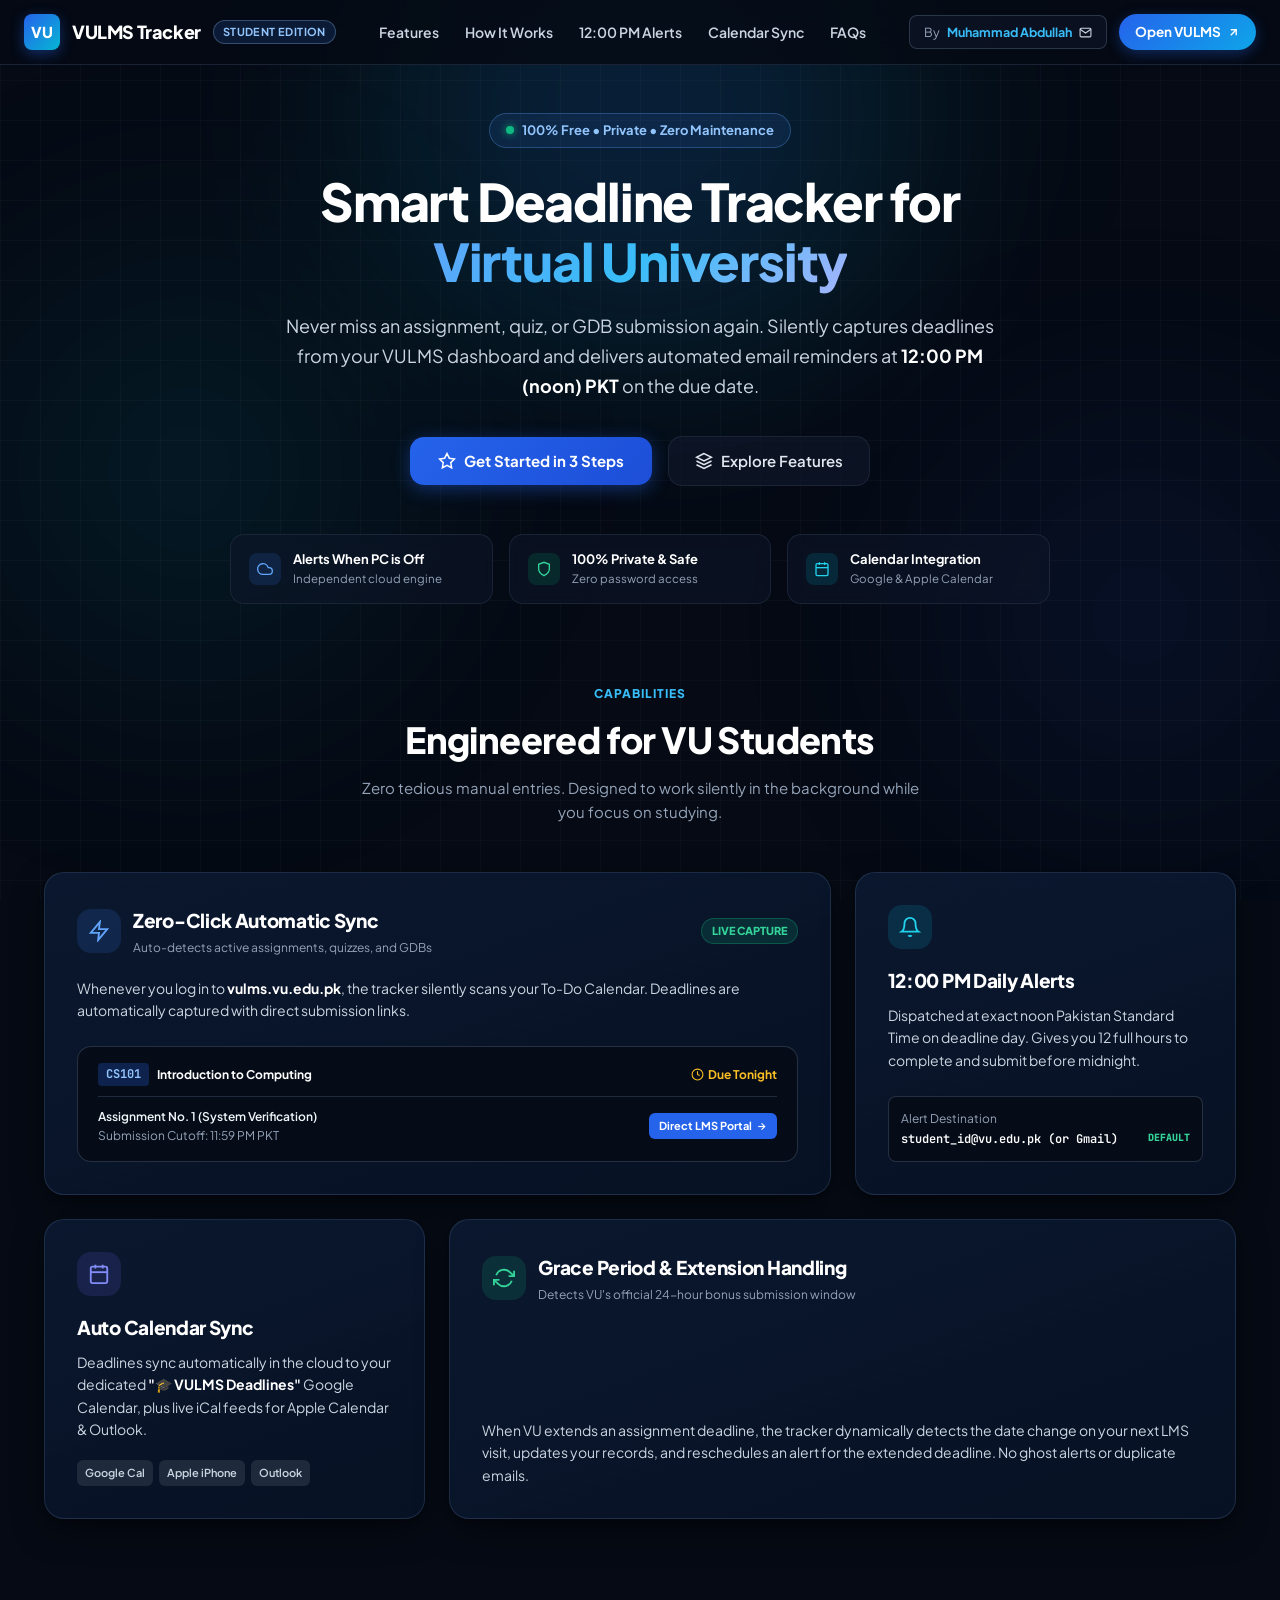
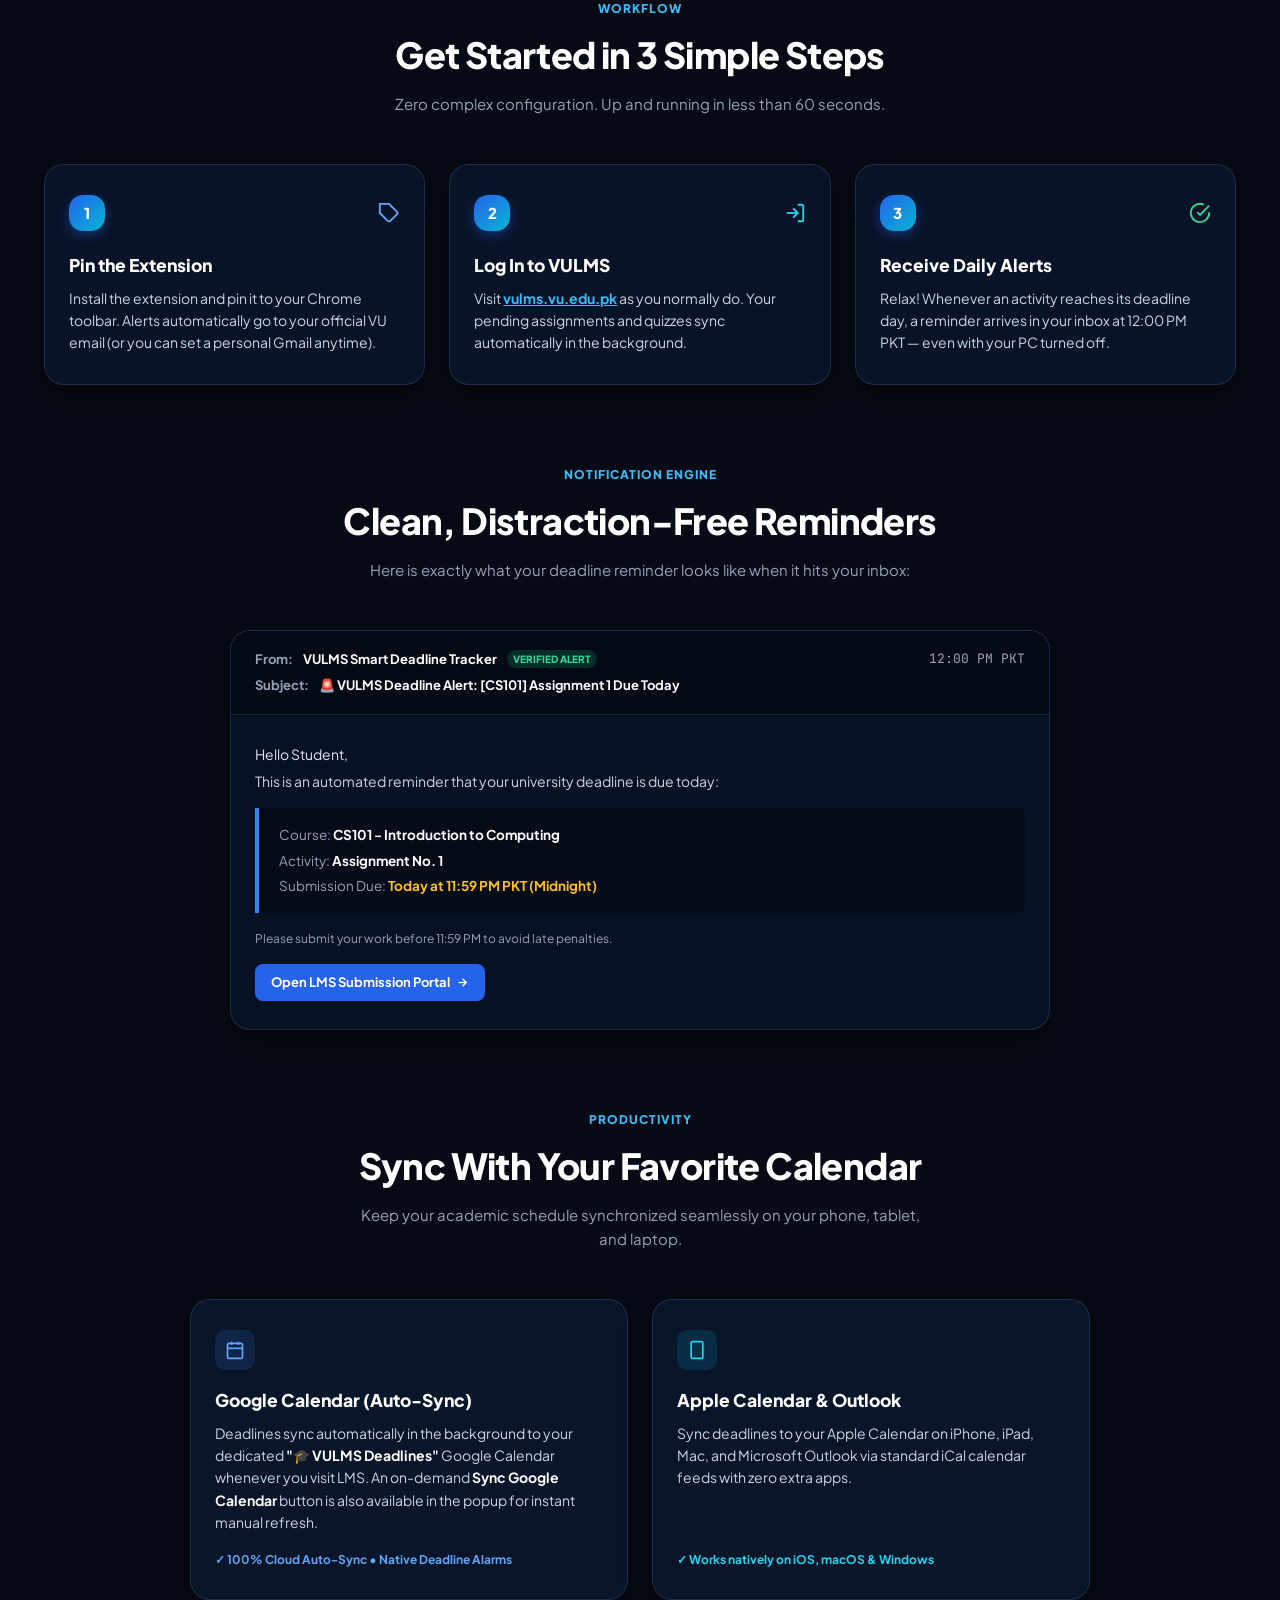
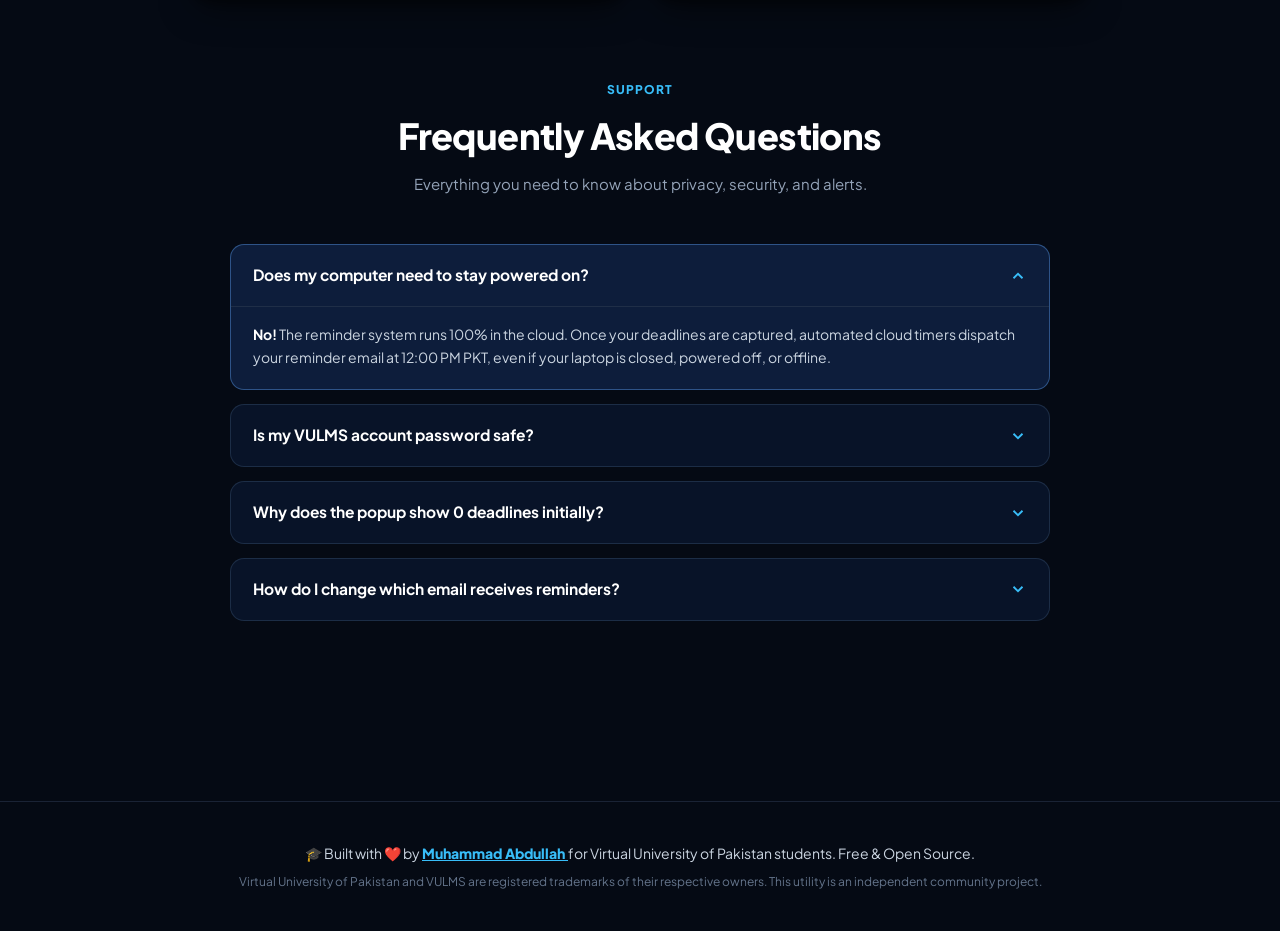
<file: index.html>
<!DOCTYPE html>
<html lang="en" class="scroll-smooth">
<head>
  <meta charset="UTF-8">
  <meta name="viewport" content="width=device-width, initial-scale=1.0">
  <title>VULMS Smart Deadline Tracker — Official Student Guide</title>
  <meta name="description" content="Automated zero-maintenance deadline tracking and email reminders for Virtual University of Pakistan students.">
  <meta name="theme-color" content="#081225">

  <!-- Favicons & Touch Icons -->
  <link rel="icon" type="image/png" sizes="32x32" href="/favicon-32x32.png">
  <link rel="icon" type="image/png" sizes="16x16" href="/favicon-16x16.png">
  <link rel="apple-touch-icon" sizes="180x180" href="/apple-touch-icon.png">
  <link rel="shortcut icon" href="/favicon.ico">
  <link rel="icon" type="image/svg+xml" href="data:image/svg+xml,<svg xmlns='http://www.w3.org/2000/svg' viewBox='0 0 24 24' fill='%233b82f6'><path d='M12 2L1 7l11 5 9-4.09V17h2V7L12 2z'/><path d='M3.5 10.5v5.8c0 3.2 3.8 5.7 8.5 5.7s8.5-2.5 8.5-5.7v-5.8l-8.5 3.9-8.5-3.9z' fill='%2360a5fa'/></svg>">

  <!-- Open Graph / Facebook Metadata -->
  <meta property="og:type" content="website">
  <meta property="og:url" content="https://vu-lms-deadline-tracker.vercel.app/">
  <meta property="og:title" content="VULMS Smart Deadline Tracker — Official Student Guide">
  <meta property="og:description" content="Automated zero-maintenance deadline tracking and email reminders for Virtual University of Pakistan students.">
  <meta property="og:image" content="https://vu-lms-deadline-tracker.vercel.app/icon128.png">

  <!-- Twitter Metadata -->
  <meta name="twitter:card" content="summary">
  <meta name="twitter:title" content="VULMS Smart Deadline Tracker">
  <meta name="twitter:description" content="Automated zero-maintenance deadline tracking and email reminders for Virtual University of Pakistan students.">
  <meta name="twitter:image" content="https://vu-lms-deadline-tracker.vercel.app/icon128.png">
  
  <!-- Fonts -->
  <link rel="preconnect" href="https://fonts.googleapis.com">
  <link rel="preconnect" href="https://fonts.gstatic.com" crossorigin>
  <link href="https://fonts.googleapis.com/css2?family=Plus+Jakarta+Sans:wght@300;400;500;600;700;800&family=JetBrains+Mono:wght@500;600&display=swap" rel="stylesheet">
  
  <style>
    :root {
      --bg-dark-950: #050a14;
      --bg-dark-900: #081225;
      --bg-dark-850: #0c1a33;
      --bg-dark-800: #102242;
      --bg-card: rgba(12, 26, 51, 0.72);
      
      --brand-500: #3b82f6;
      --brand-600: #2563eb;
      --brand-700: #1d4ed8;
      --cyan-400: #22d3ee;
      --cyan-500: #06b6d4;

      --border-slate-800: rgba(30, 41, 59, 0.85);
      --border-card: rgba(147, 197, 253, 0.14);
      --border-hover: rgba(96, 165, 250, 0.4);

      --text-white: #ffffff;
      --text-slate-200: #e2e8f0;
      --text-slate-300: #cbd5e1;
      --text-slate-400: #94a3b8;
      --text-slate-500: #64748b;

      --radius-sm: 8px;
      --radius-md: 14px;
      --radius-lg: 20px;
      --radius-full: 9999px;

      --shadow-glow: 0 0 50px -10px rgba(59, 130, 246, 0.25);
      --shadow-card: 0 12px 36px -8px rgba(0, 0, 0, 0.6), 0 4px 12px -2px rgba(0, 0, 0, 0.4);
    }

    * {
      box-sizing: border-box;
      margin: 0;
      padding: 0;
    }

    html {
      scroll-behavior: smooth;
    }

    body {
      font-family: 'Plus Jakarta Sans', -apple-system, BlinkMacSystemFont, "Segoe UI", Roboto, sans-serif;
      background-color: var(--bg-dark-950);
      color: var(--text-slate-200);
      line-height: 1.6;
      font-size: 15px;
      -webkit-font-smoothing: antialiased;
      overflow-x: hidden;
      position: relative;
    }

    /* Ambient Glow Blobs */
    .ambient-bg {
      position: fixed;
      inset: 0;
      pointer-events: none;
      z-index: -10;
      overflow: hidden;
    }

    .blob-1 {
      position: absolute;
      top: -160px;
      left: 50%;
      transform: translateX(-50%);
      width: 900px;
      height: 550px;
      background: radial-gradient(circle, rgba(37, 99, 235, 0.22) 0%, rgba(6, 182, 212, 0.12) 40%, transparent 70%);
      filter: blur(90px);
      border-radius: 50%;
    }

    .blob-2 {
      position: absolute;
      top: 35%;
      right: -160px;
      width: 600px;
      height: 600px;
      background: radial-gradient(circle, rgba(29, 78, 216, 0.14) 0%, transparent 65%);
      filter: blur(100px);
      border-radius: 50%;
    }

    .blob-3 {
      position: absolute;
      bottom: 80px;
      left: -160px;
      width: 700px;
      height: 700px;
      background: radial-gradient(circle, rgba(6, 182, 212, 0.12) 0%, transparent 65%);
      filter: blur(100px);
      border-radius: 50%;
    }

    .bg-grid {
      position: absolute;
      inset: 0;
      background-size: 40px 40px;
      background-image: 
        linear-gradient(to right, rgba(255, 255, 255, 0.025) 1px, transparent 1px),
        linear-gradient(to bottom, rgba(255, 255, 255, 0.025) 1px, transparent 1px);
    }

    /* Sticky Header */
    .header-bar {
      position: sticky;
      top: 0;
      z-index: 50;
      background: rgba(5, 10, 20, 0.82);
      backdrop-filter: blur(16px);
      -webkit-backdrop-filter: blur(16px);
      border-bottom: 1px solid var(--border-slate-800);
      padding: 14px 24px;
    }

    .header-inner {
      max-width: 1240px;
      margin: 0 auto;
      display: flex;
      align-items: center;
      justify-content: space-between;
    }

    .brand-link {
      display: flex;
      align-items: center;
      gap: 12px;
      text-decoration: none;
      color: var(--text-white);
    }

    .brand-cube {
      width: 36px;
      height: 36px;
      background: linear-gradient(135deg, #2563eb, #06b6d4);
      border-radius: var(--radius-sm);
      display: flex;
      align-items: center;
      justify-content: center;
      color: #ffffff;
      font-weight: 800;
      font-size: 15px;
      box-shadow: 0 4px 14px rgba(37, 99, 235, 0.4);
    }

    .brand-name {
      font-size: 18px;
      font-weight: 800;
      letter-spacing: -0.4px;
    }

    .brand-tag {
      font-size: 11px;
      font-weight: 700;
      background: rgba(59, 130, 246, 0.15);
      border: 1px solid rgba(147, 197, 253, 0.3);
      color: #93c5fd;
      padding: 2px 9px;
      border-radius: var(--radius-full);
      text-transform: uppercase;
      letter-spacing: 0.4px;
    }

    .header-nav {
      display: flex;
      align-items: center;
      gap: 26px;
    }

    .header-nav a {
      color: var(--text-slate-300);
      text-decoration: none;
      font-size: 14px;
      font-weight: 600;
      transition: color 0.15s ease;
    }

    .header-nav a:hover {
      color: var(--text-white);
    }

    .header-right {
      display: flex;
      align-items: center;
      gap: 12px;
    }

    .author-badge-btn {
      display: inline-flex;
      align-items: center;
      gap: 7px;
      background: rgba(15, 23, 42, 0.6);
      border: 1px solid rgba(51, 65, 85, 0.8);
      padding: 6px 14px;
      border-radius: var(--radius-sm);
      font-size: 12.5px;
      color: var(--text-slate-300);
      text-decoration: none;
      transition: all 0.15s ease;
    }

    .author-badge-btn:hover {
      background: rgba(30, 41, 59, 0.9);
      color: #ffffff;
      border-color: rgba(96, 165, 250, 0.4);
    }

    .author-name-highlight {
      color: #38bdf8;
      font-weight: 700;
    }

    .btn-lms-cta {
      display: inline-flex;
      align-items: center;
      gap: 6px;
      background: linear-gradient(135deg, #2563eb, #0ea5e9);
      color: #ffffff;
      font-size: 13.5px;
      font-weight: 700;
      padding: 7px 16px;
      border-radius: var(--radius-full);
      text-decoration: none;
      box-shadow: 0 4px 14px rgba(37, 99, 235, 0.35);
      transition: all 0.15s ease;
    }

    .btn-lms-cta:hover {
      transform: translateY(-1px);
      box-shadow: 0 6px 18px rgba(37, 99, 235, 0.5);
    }

    /* Container */
    .main-wrap {
      max-width: 1240px;
      margin: 0 auto;
      padding: 48px 24px 80px 24px;
    }

    /* Hero Section */
    .hero-center {
      text-align: center;
      max-width: 860px;
      margin: 0 auto 60px auto;
    }

    .pill-hero-tag {
      display: inline-flex;
      align-items: center;
      gap: 8px;
      background: rgba(59, 130, 246, 0.1);
      border: 1px solid rgba(96, 165, 250, 0.3);
      color: #93c5fd;
      padding: 6px 16px;
      border-radius: var(--radius-full);
      font-size: 13px;
      font-weight: 700;
      margin-bottom: 24px;
    }

    .pulse-green {
      width: 8px;
      height: 8px;
      border-radius: 50%;
      background: #10b981;
      box-shadow: 0 0 8px #10b981;
    }

    .hero-headline {
      font-size: 52px;
      font-weight: 800;
      line-height: 1.15;
      letter-spacing: -1.2px;
      color: var(--text-white);
      margin-bottom: 20px;
    }

    .hero-gradient-text {
      background: linear-gradient(135deg, #60a5fa 0%, #38bdf8 50%, #a5b4fc 100%);
      -webkit-background-clip: text;
      -webkit-text-fill-color: transparent;
    }

    .hero-lead {
      font-size: 18px;
      color: var(--text-slate-300);
      line-height: 1.65;
      margin-bottom: 36px;
      max-width: 720px;
      margin-left: auto;
      margin-right: auto;
    }

    .hero-cta-row {
      display: flex;
      align-items: center;
      justify-content: center;
      gap: 16px;
      margin-bottom: 48px;
      flex-wrap: wrap;
    }

    .btn-hero-primary {
      display: inline-flex;
      align-items: center;
      gap: 8px;
      background: linear-gradient(135deg, #2563eb, #1d4ed8);
      color: #ffffff;
      padding: 12px 28px;
      border-radius: var(--radius-md);
      font-size: 15px;
      font-weight: 700;
      text-decoration: none;
      box-shadow: 0 4px 18px rgba(37, 99, 235, 0.4);
      transition: all 0.15s ease;
    }

    .btn-hero-primary:hover {
      transform: translateY(-2px);
      box-shadow: 0 8px 24px rgba(37, 99, 235, 0.55);
    }

    .btn-hero-secondary {
      display: inline-flex;
      align-items: center;
      gap: 8px;
      background: rgba(15, 23, 42, 0.7);
      border: 1px solid var(--border-slate-800);
      color: var(--text-slate-200);
      padding: 12px 26px;
      border-radius: var(--radius-md);
      font-size: 15px;
      font-weight: 600;
      text-decoration: none;
      transition: all 0.15s ease;
    }

    .btn-hero-secondary:hover {
      background: rgba(30, 41, 59, 0.9);
      border-color: rgba(147, 197, 253, 0.3);
      color: #ffffff;
    }

    /* Trust Feature Row */
    .trust-grid {
      display: grid;
      grid-template-columns: repeat(3, 1fr);
      gap: 16px;
      max-width: 820px;
      margin: 0 auto;
    }

    .trust-box {
      background: rgba(15, 23, 42, 0.5);
      border: 1px solid var(--border-slate-800);
      border-radius: var(--radius-md);
      padding: 14px 18px;
      display: flex;
      align-items: center;
      gap: 12px;
      text-align: left;
      backdrop-filter: blur(8px);
    }

    .trust-icon-wrap {
      width: 32px;
      height: 32px;
      border-radius: var(--radius-sm);
      display: flex;
      align-items: center;
      justify-content: center;
      flex-shrink: 0;
    }

    .trust-title {
      font-size: 13px;
      font-weight: 700;
      color: var(--text-white);
    }

    .trust-desc {
      font-size: 11.5px;
      color: var(--text-slate-400);
    }

    /* Section Headings */
    .section-header {
      text-align: center;
      margin-bottom: 48px;
      margin-top: 80px;
    }

    .section-eyebrow {
      font-size: 12px;
      font-weight: 800;
      text-transform: uppercase;
      letter-spacing: 1px;
      color: #38bdf8;
      margin-bottom: 8px;
    }

    .section-title {
      font-size: 36px;
      font-weight: 800;
      color: var(--text-white);
      letter-spacing: -0.6px;
    }

    .section-subtitle {
      font-size: 15px;
      color: var(--text-slate-400);
      max-width: 580px;
      margin: 8px auto 0 auto;
    }

    /* Bento Grid */
    .bento-grid {
      display: grid;
      grid-template-columns: repeat(3, 1fr);
      gap: 24px;
    }

    .bento-card-wide {
      grid-column: span 2;
    }

    .bento-card {
      background: linear-gradient(160deg, rgba(12, 26, 51, 0.85) 0%, rgba(8, 18, 37, 0.95) 100%);
      border: 1px solid var(--border-card);
      border-radius: var(--radius-lg);
      padding: 32px;
      display: flex;
      flex-direction: column;
      justify-content: space-between;
      box-shadow: var(--shadow-card);
      transition: all 0.25s ease;
      position: relative;
      overflow: hidden;
    }

    .bento-card:hover {
      border-color: var(--border-hover);
      transform: translateY(-3px);
      box-shadow: var(--shadow-glow);
    }

    .bento-top-row {
      display: flex;
      align-items: center;
      justify-content: space-between;
      margin-bottom: 20px;
    }

    .bento-icon-box {
      width: 44px;
      height: 44px;
      border-radius: var(--radius-md);
      display: flex;
      align-items: center;
      justify-content: center;
    }

    .bento-card h3 {
      font-size: 19px;
      font-weight: 800;
      color: var(--text-white);
      letter-spacing: -0.3px;
      margin-bottom: 8px;
    }

    .bento-card p {
      font-size: 14px;
      color: var(--text-slate-300);
      line-height: 1.6;
    }

    /* Mock Card inside Bento 1 */
    .mock-deadline-pill {
      background: rgba(5, 10, 20, 0.8);
      border: 1px solid rgba(51, 65, 85, 0.7);
      border-radius: var(--radius-md);
      padding: 16px 20px;
      margin-top: 24px;
    }

    .mock-top {
      display: flex;
      align-items: center;
      justify-content: space-between;
      font-size: 12px;
      padding-bottom: 10px;
      border-bottom: 1px solid rgba(51, 65, 85, 0.6);
      margin-bottom: 10px;
    }

    .course-chip {
      background: rgba(37, 99, 235, 0.25);
      color: #93c5fd;
      padding: 2px 8px;
      border-radius: 4px;
      font-family: 'JetBrains Mono', monospace;
      font-weight: 700;
    }

    /* 3-Step Grid */
    .steps-grid {
      display: grid;
      grid-template-columns: repeat(3, 1fr);
      gap: 24px;
    }

    .step-card {
      background: rgba(12, 26, 51, 0.65);
      border: 1px solid var(--border-card);
      border-radius: var(--radius-lg);
      padding: 30px 24px;
      display: flex;
      flex-direction: column;
      box-shadow: var(--shadow-card);
      transition: all 0.2s ease;
    }

    .step-card:hover {
      border-color: var(--border-hover);
      transform: translateY(-3px);
    }

    .step-header {
      display: flex;
      align-items: center;
      justify-content: space-between;
      margin-bottom: 20px;
    }

    .step-badge-num {
      width: 36px;
      height: 36px;
      border-radius: var(--radius-md);
      background: linear-gradient(135deg, #2563eb, #06b6d4);
      color: #ffffff;
      font-weight: 800;
      font-size: 15px;
      display: flex;
      align-items: center;
      justify-content: center;
      box-shadow: 0 4px 12px rgba(37, 99, 235, 0.4);
    }

    .step-card h3 {
      font-size: 17.5px;
      font-weight: 800;
      color: var(--text-white);
      margin-bottom: 8px;
    }

    .step-card p {
      font-size: 14px;
      color: var(--text-slate-300);
      line-height: 1.6;
    }

    /* Email Simulation Preview Card */
    .email-preview-card {
      max-width: 820px;
      margin: 0 auto;
      background: rgba(8, 18, 37, 0.95);
      border: 1px solid var(--border-card);
      border-radius: var(--radius-lg);
      overflow: hidden;
      box-shadow: var(--shadow-card);
    }

    .email-top-header {
      background: rgba(5, 10, 20, 0.95);
      border-bottom: 1px solid var(--border-slate-800);
      padding: 18px 24px;
      display: flex;
      flex-direction: column;
      gap: 6px;
      font-size: 13px;
    }

    .email-row-meta {
      display: flex;
      align-items: center;
      gap: 10px;
    }

    .email-body-content {
      padding: 28px 24px;
      font-size: 14px;
      color: var(--text-slate-200);
    }

    .email-task-highlight {
      background: rgba(5, 10, 20, 0.8);
      border-left: 4px solid #3b82f6;
      border-radius: 0 var(--radius-sm) var(--radius-sm) 0;
      padding: 16px 20px;
      margin: 16px 0;
      font-size: 13.5px;
      display: flex;
      flex-direction: column;
      gap: 4px;
    }

    /* Calendar Grid */
    .calendar-grid {
      display: grid;
      grid-template-columns: repeat(2, 1fr);
      gap: 24px;
      max-width: 900px;
      margin: 0 auto;
    }

    .cal-box {
      background: rgba(12, 26, 51, 0.7);
      border: 1px solid var(--border-card);
      border-radius: var(--radius-lg);
      padding: 30px 24px;
      display: flex;
      flex-direction: column;
      justify-content: space-between;
      box-shadow: var(--shadow-card);
    }

    .cal-box h3 {
      font-size: 17.5px;
      font-weight: 800;
      color: var(--text-white);
      margin-bottom: 8px;
    }

    .cal-box p {
      font-size: 14px;
      color: var(--text-slate-300);
      line-height: 1.6;
      margin-bottom: 16px;
    }

    /* FAQ Stack */
    .faq-container {
      max-width: 820px;
      margin: 0 auto;
      display: flex;
      flex-direction: column;
      gap: 14px;
    }

    details.faq-accordion {
      background: rgba(12, 26, 51, 0.65);
      border: 1px solid var(--border-card);
      border-radius: var(--radius-md);
      overflow: hidden;
      transition: all 0.2s ease;
    }

    details.faq-accordion[open] {
      background: rgba(16, 34, 66, 0.85);
      border-color: var(--border-hover);
    }

    summary.faq-summary {
      padding: 18px 22px;
      font-size: 15.5px;
      font-weight: 700;
      color: var(--text-white);
      cursor: pointer;
      display: flex;
      align-items: center;
      justify-content: space-between;
      list-style: none;
      user-select: none;
    }

    summary.faq-summary::-webkit-details-marker {
      display: none;
    }

    .faq-arrow {
      color: #38bdf8;
      transition: transform 0.2s ease;
    }

    details.faq-accordion[open] .faq-arrow {
      transform: rotate(180deg);
    }

    .faq-body {
      padding: 0 22px 20px 22px;
      font-size: 14px;
      color: var(--text-slate-300);
      line-height: 1.65;
      border-top: 1px solid rgba(51, 65, 85, 0.5);
      padding-top: 16px;
    }

    .faq-body a {
      color: #38bdf8;
      text-decoration: underline;
    }

    /* Footer */
    .site-footer {
      border-top: 1px solid var(--border-slate-800);
      background: var(--bg-dark-950);
      margin-top: 100px;
      padding: 40px 24px;
      text-align: center;
    }

    .footer-author-anchor {
      color: #38bdf8;
      font-weight: 800;
      text-decoration: underline;
      transition: color 0.15s ease;
    }

    .footer-author-anchor:hover {
      color: #ffffff;
    }

    /* Responsive */
    @media (max-width: 900px) {
      .hero-headline {
        font-size: 38px;
      }
      .bento-grid, .steps-grid, .trust-grid, .calendar-grid {
        grid-template-columns: 1fr;
      }
      .bento-card-wide {
        grid-column: span 1;
      }
      .header-nav {
        display: none;
      }
    }
  </style>
</head>
<body>

  <!-- Ambient Radiant Glow Backgrounds -->
  <div class="ambient-bg">
    <div class="blob-1"></div>
    <div class="blob-2"></div>
    <div class="blob-3"></div>
    <div class="bg-grid"></div>
  </div>

  <!-- Sticky Frosted Navbar -->
  <header class="header-bar">
    <div class="header-inner">
      <a href="#" class="brand-link">
        <div class="brand-cube">VU</div>
        <div class="brand-name">VULMS Tracker</div>
        <span class="brand-tag">Student Edition</span>
      </a>

      <nav class="header-nav">
        <a href="#features">Features</a>
        <a href="#how-it-works">How It Works</a>
        <a href="#alerts">12:00 PM Alerts</a>
        <a href="#calendar">Calendar Sync</a>
        <a href="#faq">FAQs</a>
      </nav>

      <div class="header-right">
        <a href="mailto:abdullahak071@gmail.com" class="author-badge-btn" title="Contact Developer Muhammad Abdullah">
          <span style="color:#94a3b8;">By</span>
          <span class="author-name-highlight">Muhammad Abdullah</span>
          <svg viewBox="0 0 24 24" fill="none" stroke="currentColor" stroke-width="2" width="13" height="13">
            <path d="M4 4h16c1.1 0 2 .9 2 2v12c0 1.1-.9 2-2 2H4c-1.1 0-2-.9-2-2V6c0-1.1.9-2 2-2z"></path>
            <polyline points="22,6 12,13 2,6"></polyline>
          </svg>
        </a>

        <a href="https://vulms.vu.edu.pk" target="_blank" rel="noopener noreferrer" class="btn-lms-cta">
          <span>Open VULMS</span>
          <svg viewBox="0 0 24 24" fill="none" stroke="currentColor" stroke-width="2.5" width="13" height="13">
            <line x1="7" y1="17" x2="17" y2="7"></line>
            <polyline points="7 7 17 7 17 17"></polyline>
          </svg>
        </a>
      </div>
    </div>
  </header>

  <!-- Main Wrap -->
  <main class="main-wrap">

    <!-- Hero Section -->
    <section class="hero-center">
      <div class="pill-hero-tag">
        <span class="pulse-green"></span>
        <span>100% Free • Private • Zero Maintenance</span>
      </div>

      <h1 class="hero-headline">
        Smart Deadline Tracker for <br />
        <span class="hero-gradient-text">Virtual University</span>
      </h1>

      <p class="hero-lead">
        Never miss an assignment, quiz, or GDB submission again. Silently captures deadlines from your VULMS dashboard and delivers automated email reminders at <strong style="color:#ffffff;">12:00 PM (noon) PKT</strong> on the due date.
      </p>

      <div class="hero-cta-row">
        <a href="#how-it-works" class="btn-hero-primary">
          <svg viewBox="0 0 24 24" fill="none" stroke="currentColor" stroke-width="2" width="18" height="18">
            <polygon points="12 2 15.09 8.26 22 9.27 17 14.14 18.18 21.02 12 17.77 5.82 21.02 7 14.14 2 9.27 8.91 8.26 12 2"></polygon>
          </svg>
          <span>Get Started in 3 Steps</span>
        </a>

        <a href="#features" class="btn-hero-secondary">
          <svg viewBox="0 0 24 24" fill="none" stroke="currentColor" stroke-width="2" width="18" height="18">
            <polygon points="12 2 2 7 12 12 22 7 12 2"></polygon>
            <polyline points="2 17 12 22 22 17"></polyline>
            <polyline points="2 12 12 17 22 12"></polyline>
          </svg>
          <span>Explore Features</span>
        </a>
      </div>

      <!-- Trust Metrics -->
      <div class="trust-grid">
        <div class="trust-box">
          <div class="trust-icon-wrap" style="background:rgba(59,130,246,0.15); color:#60a5fa;">
            <svg viewBox="0 0 24 24" fill="none" stroke="currentColor" stroke-width="2" width="16" height="16">
              <path d="M18 10h-1.26A8 8 0 1 0 9 20h9a5 5 0 0 0 0-10z"></path>
            </svg>
          </div>
          <div>
            <div class="trust-title">Alerts When PC is Off</div>
            <div class="trust-desc">Independent cloud engine</div>
          </div>
        </div>

        <div class="trust-box">
          <div class="trust-icon-wrap" style="background:rgba(16,185,129,0.15); color:#34d399;">
            <svg viewBox="0 0 24 24" fill="none" stroke="currentColor" stroke-width="2" width="16" height="16">
              <path d="M12 22s8-4 8-10V5l-8-3-8 3v7c0 6 8 10 8 10z"></path>
            </svg>
          </div>
          <div>
            <div class="trust-title">100% Private & Safe</div>
            <div class="trust-desc">Zero password access</div>
          </div>
        </div>

        <div class="trust-box">
          <div class="trust-icon-wrap" style="background:rgba(6,182,212,0.15); color:#22d3ee;">
            <svg viewBox="0 0 24 24" fill="none" stroke="currentColor" stroke-width="2" width="16" height="16">
              <rect x="3" y="4" width="18" height="18" rx="2" ry="2"></rect>
              <line x1="16" y1="2" x2="16" y2="6"></line>
              <line x1="8" y1="2" x2="8" y2="6"></line>
              <line x1="3" y1="10" x2="21" y2="10"></line>
            </svg>
          </div>
          <div>
            <div class="trust-title">Calendar Integration</div>
            <div class="trust-desc">Google & Apple Calendar</div>
          </div>
        </div>
      </div>
    </section>

    <!-- Bento Grid Showcase -->
    <section id="features">
      <div class="section-header">
        <div class="section-eyebrow">Capabilities</div>
        <h2 class="section-title">Engineered for VU Students</h2>
        <p class="section-subtitle">Zero tedious manual entries. Designed to work silently in the background while you focus on studying.</p>
      </div>

      <div class="bento-grid">
        <!-- Bento 1: Auto Sync -->
        <div class="bento-card bento-card-wide">
          <div>
            <div class="bento-top-row">
              <div style="display:flex; align-items:center; gap:12px;">
                <div class="bento-icon-box" style="background:rgba(59,130,246,0.15); color:#60a5fa;">
                  <svg viewBox="0 0 24 24" fill="none" stroke="currentColor" stroke-width="2" width="22" height="22">
                    <polygon points="13 2 3 14 12 14 11 22 21 10 12 10 13 2"></polygon>
                  </svg>
                </div>
                <div>
                  <h3 style="margin-bottom:2px;">Zero-Click Automatic Sync</h3>
                  <p style="font-size:12px; color:#94a3b8;">Auto-detects active assignments, quizzes, and GDBs</p>
                </div>
              </div>
              <span style="font-size:11px; font-weight:800; background:rgba(16,185,129,0.15); color:#34d399; border:1px solid rgba(16,185,129,0.3); padding:3px 10px; border-radius:9999px;">
                LIVE CAPTURE
              </span>
            </div>

            <p>
              Whenever you log in to <strong style="color:#ffffff;">vulms.vu.edu.pk</strong>, the tracker silently scans your To-Do Calendar. Deadlines are automatically captured with direct submission links.
            </p>
          </div>

          <!-- Interactive Mock Inside Bento -->
          <div class="mock-deadline-pill">
            <div class="mock-top">
              <div style="display:flex; align-items:center; gap:8px;">
                <span class="course-chip">CS101</span>
                <strong style="color:#ffffff;">Introduction to Computing</strong>
              </div>
              <span style="color:#fbbf24; font-weight:700; display:flex; align-items:center; gap:4px;">
                <svg viewBox="0 0 24 24" fill="none" stroke="currentColor" stroke-width="2" width="13" height="13">
                  <circle cx="12" cy="12" r="10"></circle>
                  <polyline points="12 6 12 12 16 14"></polyline>
                </svg>
                Due Tonight
              </span>
            </div>

            <div style="display:flex; align-items:center; justify-content:space-between; font-size:12px; flex-wrap:wrap; gap:8px;">
              <div>
                <div style="color:#f1f5f9; font-weight:600;">Assignment No. 1 (System Verification)</div>
                <div style="color:#94a3b8;">Submission Cutoff: 11:59 PM PKT</div>
              </div>
              <span style="background:#2563eb; color:#ffffff; font-weight:700; padding:4px 10px; border-radius:6px; font-size:11px; display:inline-flex; align-items:center; gap:4px;">
                <span>Direct LMS Portal</span>
                <svg viewBox="0 0 24 24" fill="none" stroke="currentColor" stroke-width="2.5" width="11" height="11">
                  <line x1="5" y1="12" x2="19" y2="12"></line>
                  <polyline points="12 5 19 12 12 19"></polyline>
                </svg>
              </span>
            </div>
          </div>
        </div>

        <!-- Bento 2: 12:00 PM Daily Alerts -->
        <div class="bento-card">
          <div>
            <div class="bento-icon-box" style="background:rgba(6,182,212,0.15); color:#22d3ee; margin-bottom:16px;">
              <svg viewBox="0 0 24 24" fill="none" stroke="currentColor" stroke-width="2" width="22" height="22">
                <path d="M18 8A6 6 0 0 0 6 8c0 7-3 9-3 9h18s-3-2-3-9"></path>
                <path d="M13.73 21a2 2 0 0 1-3.46 0"></path>
              </svg>
            </div>
            <h3>12:00 PM Daily Alerts</h3>
            <p>
              Dispatched at exact noon Pakistan Standard Time on deadline day. Gives you 12 full hours to complete and submit before midnight.
            </p>
          </div>

          <div style="background:rgba(5,10,20,0.8); border:1px solid rgba(51,65,85,0.7); border-radius:8px; padding:12px; font-size:12px; margin-top:20px;">
            <div style="color:#94a3b8; margin-bottom:2px;">Alert Destination</div>
            <div style="color:#ffffff; font-family:'JetBrains Mono', monospace; font-weight:600; display:flex; justify-content:space-between;">
              <span>student_id@vu.edu.pk (or Gmail)</span>
              <span style="color:#34d399; font-weight:800; font-size:10px;">DEFAULT</span>
            </div>
          </div>
        </div>

        <!-- Bento 3: Calendar Sync -->
        <div class="bento-card">
          <div>
            <div class="bento-icon-box" style="background:rgba(99,102,241,0.15); color:#818cf8; margin-bottom:16px;">
              <svg viewBox="0 0 24 24" fill="none" stroke="currentColor" stroke-width="2" width="22" height="22">
                <rect x="3" y="4" width="18" height="18" rx="2" ry="2"></rect>
                <line x1="16" y1="2" x2="16" y2="6"></line>
                <line x1="8" y1="2" x2="8" y2="6"></line>
                <line x1="3" y1="10" x2="21" y2="10"></line>
              </svg>
            </div>
            <h3>Auto Calendar Sync</h3>
            <p>
              Deadlines sync automatically in the cloud to your dedicated <strong style="color:#ffffff;">"🎓 VULMS Deadlines"</strong> Google Calendar, plus live iCal feeds for Apple Calendar & Outlook.
            </p>
          </div>

          <div style="display:flex; gap:6px; flex-wrap:wrap; margin-top:20px;">
            <span style="background:#1e293b; color:#cbd5e1; padding:4px 8px; border-radius:6px; font-size:11px; font-weight:600;">Google Cal</span>
            <span style="background:#1e293b; color:#cbd5e1; padding:4px 8px; border-radius:6px; font-size:11px; font-weight:600;">Apple iPhone</span>
            <span style="background:#1e293b; color:#cbd5e1; padding:4px 8px; border-radius:6px; font-size:11px; font-weight:600;">Outlook</span>
          </div>
        </div>

        <!-- Bento 4: Grace Day -->
        <div class="bento-card bento-card-wide">
          <div style="display:flex; align-items:center; gap:12px; margin-bottom:12px;">
            <div class="bento-icon-box" style="background:rgba(16,185,129,0.15); color:#34d399;">
              <svg viewBox="0 0 24 24" fill="none" stroke="currentColor" stroke-width="2" width="22" height="22">
                <polyline points="23 4 23 10 17 10"></polyline>
                <polyline points="1 20 1 14 7 14"></polyline>
                <path d="M3.51 9a9 9 0 0 1 14.85-3.36L23 10M1 14l4.64 4.36A9 9 0 0 0 20.49 15"></path>
              </svg>
            </div>
            <div>
              <h3 style="margin-bottom:2px;">Grace Period & Extension Handling</h3>
              <p style="font-size:12px; color:#94a3b8;">Detects VU's official 24-hour bonus submission window</p>
            </div>
          </div>

          <p>
            When VU extends an assignment deadline, the tracker dynamically detects the date change on your next LMS visit, updates your records, and reschedules an alert for the extended deadline. No ghost alerts or duplicate emails.
          </p>
        </div>
      </div>
    </section>

    <!-- 3-Step Roadmap -->
    <section id="how-it-works">
      <div class="section-header">
        <div class="section-eyebrow">Workflow</div>
        <h2 class="section-title">Get Started in 3 Simple Steps</h2>
        <p class="section-subtitle">Zero complex configuration. Up and running in less than 60 seconds.</p>
      </div>

      <div class="steps-grid">
        <div class="step-card">
          <div class="step-header">
            <div class="step-badge-num">1</div>
            <svg viewBox="0 0 24 24" fill="none" stroke="#60a5fa" stroke-width="2" width="22" height="22">
              <path d="M20.59 13.41l-7.17 7.17a2 2 0 0 1-2.83 0L2 12V2h10l8.59 8.59a2 2 0 0 1 0 2.82z"></path>
              <line x1="7" y1="7" x2="7.01" y2="7"></line>
            </svg>
          </div>
          <h3>Pin the Extension</h3>
          <p>Install the extension and pin it to your Chrome toolbar. Alerts automatically go to your official VU email (or you can set a personal Gmail anytime).</p>
        </div>

        <div class="step-card">
          <div class="step-header">
            <div class="step-badge-num">2</div>
            <svg viewBox="0 0 24 24" fill="none" stroke="#22d3ee" stroke-width="2" width="22" height="22">
              <path d="M15 3h4a2 2 0 0 1 2 2v14a2 2 0 0 1-2 2h-4"></path>
              <polyline points="10 17 15 12 10 7"></polyline>
              <line x1="15" y1="12" x2="3" y2="12"></line>
            </svg>
          </div>
          <h3>Log In to VULMS</h3>
          <p>Visit <a href="https://vulms.vu.edu.pk" target="_blank" style="color:#38bdf8; font-weight:700;">vulms.vu.edu.pk</a> as you normally do. Your pending assignments and quizzes sync automatically in the background.</p>
        </div>

        <div class="step-card">
          <div class="step-header">
            <div class="step-badge-num">3</div>
            <svg viewBox="0 0 24 24" fill="none" stroke="#34d399" stroke-width="2" width="22" height="22">
              <path d="M22 11.08V12a10 10 0 1 1-5.93-9.14"></path>
              <polyline points="22 4 12 14.01 9 11.01"></polyline>
            </svg>
          </div>
          <h3>Receive Daily Alerts</h3>
          <p>Relax! Whenever an activity reaches its deadline day, a reminder arrives in your inbox at 12:00 PM PKT — even with your PC turned off.</p>
        </div>
      </div>
    </section>

    <!-- Email Notification Preview -->
    <section id="alerts">
      <div class="section-header">
        <div class="section-eyebrow">Notification Engine</div>
        <h2 class="section-title">Clean, Distraction-Free Reminders</h2>
        <p class="section-subtitle">Here is exactly what your deadline reminder looks like when it hits your inbox:</p>
      </div>

      <div class="email-preview-card">
        <div class="email-top-header">
          <div class="email-row-meta">
            <span style="color:#94a3b8; font-weight:700;">From:</span>
            <strong style="color:#ffffff;">VULMS Smart Deadline Tracker</strong>
            <span style="background:rgba(16,185,129,0.2); color:#34d399; font-size:10px; font-weight:800; padding:1px 6px; border-radius:9999px;">
              VERIFIED ALERT
            </span>
            <span style="color:#94a3b8; margin-left:auto; font-family:'JetBrains Mono',monospace;">12:00 PM PKT</span>
          </div>

          <div class="email-row-meta">
            <span style="color:#94a3b8; font-weight:700;">Subject:</span>
            <strong style="color:#ffffff;">🚨 VULMS Deadline Alert: [CS101] Assignment 1 Due Today</strong>
          </div>
        </div>

        <div class="email-body-content">
          <p>Hello Student,</p>
          <p style="color:#cbd5e1; margin-top:4px;">This is an automated reminder that your university deadline is due today:</p>

          <div class="email-task-highlight">
            <div><span style="color:#94a3b8;">Course:</span> <strong style="color:#ffffff;">CS101 - Introduction to Computing</strong></div>
            <div><span style="color:#94a3b8;">Activity:</span> <strong style="color:#ffffff;">Assignment No. 1</strong></div>
            <div><span style="color:#94a3b8;">Submission Due:</span> <strong style="color:#fbbf24;">Today at 11:59 PM PKT (Midnight)</strong></div>
          </div>

          <p style="font-size:12px; color:#94a3b8;">Please submit your work before 11:59 PM to avoid late penalties.</p>

          <div style="margin-top:16px;">
            <a href="https://vulms.vu.edu.pk" target="_blank" style="background:#2563eb; color:#ffffff; font-weight:700; font-size:13px; padding:8px 16px; border-radius:8px; text-decoration:none; display:inline-flex; align-items:center; gap:6px;">
              <span>Open LMS Submission Portal</span>
              <svg viewBox="0 0 24 24" fill="none" stroke="currentColor" stroke-width="2.5" width="13" height="13">
                <line x1="5" y1="12" x2="19" y2="12"></line>
                <polyline points="12 5 19 12 12 19"></polyline>
              </svg>
            </a>
          </div>
        </div>
      </div>
    </section>

    <!-- Calendar Integration -->
    <section id="calendar">
      <div class="section-header">
        <div class="section-eyebrow">Productivity</div>
        <h2 class="section-title">Sync With Your Favorite Calendar</h2>
        <p class="section-subtitle">Keep your academic schedule synchronized seamlessly on your phone, tablet, and laptop.</p>
      </div>

      <div class="calendar-grid">
        <div class="cal-box">
          <div>
            <div style="width:40px; height:40px; border-radius:10px; background:rgba(59,130,246,0.15); color:#60a5fa; display:flex; align-items:center; justify-content:center; margin-bottom:16px;">
              <svg viewBox="0 0 24 24" fill="none" stroke="currentColor" stroke-width="2" width="20" height="20">
                <rect x="3" y="4" width="18" height="18" rx="2" ry="2"></rect>
                <line x1="16" y1="2" x2="16" y2="6"></line>
                <line x1="8" y1="2" x2="8" y2="6"></line>
                <line x1="3" y1="10" x2="21" y2="10"></line>
              </svg>
            </div>
            <h3>Google Calendar (Auto-Sync)</h3>
            <p>Deadlines sync automatically in the background to your dedicated <strong style="color:#ffffff;">"🎓 VULMS Deadlines"</strong> Google Calendar whenever you visit LMS. An on-demand <strong style="color:#ffffff;">Sync Google Calendar</strong> button is also available in the popup for instant manual refresh.</p>
          </div>
          <div style="font-size:12px; color:#60a5fa; font-weight:700;">
            ✓ 100% Cloud Auto-Sync • Native Deadline Alarms
          </div>
        </div>

        <div class="cal-box">
          <div>
            <div style="width:40px; height:40px; border-radius:10px; background:rgba(6,182,212,0.15); color:#22d3ee; display:flex; align-items:center; justify-content:center; margin-bottom:16px;">
              <svg viewBox="0 0 24 24" fill="none" stroke="currentColor" stroke-width="2" width="20" height="20">
                <rect x="5" y="2" width="14" height="20" rx="2" ry="2"></rect>
                <line x1="12" y1="18" x2="12.01" y2="18"></line>
              </svg>
            </div>
            <h3>Apple Calendar & Outlook</h3>
            <p>Sync deadlines to your Apple Calendar on iPhone, iPad, Mac, and Microsoft Outlook via standard iCal calendar feeds with zero extra apps.</p>
          </div>
          <div style="font-size:12px; color:#22d3ee; font-weight:700;">
            ✓ Works natively on iOS, macOS & Windows
          </div>
        </div>
      </div>
    </section>

    <!-- FAQ Section -->
    <section id="faq">
      <div class="section-header">
        <div class="section-eyebrow">Support</div>
        <h2 class="section-title">Frequently Asked Questions</h2>
        <p class="section-subtitle">Everything you need to know about privacy, security, and alerts.</p>
      </div>

      <div class="faq-container">
        <details class="faq-accordion" open>
          <summary class="faq-summary">
            <span>Does my computer need to stay powered on?</span>
            <svg class="faq-arrow" viewBox="0 0 24 24" fill="none" stroke="currentColor" stroke-width="2.5" width="18" height="18">
              <polyline points="6 9 12 15 18 9"></polyline>
            </svg>
          </summary>
          <div class="faq-body">
            <strong style="color:#ffffff;">No!</strong> The reminder system runs 100% in the cloud. Once your deadlines are captured, automated cloud timers dispatch your reminder email at 12:00 PM PKT, even if your laptop is closed, powered off, or offline.
          </div>
        </details>

        <details class="faq-accordion">
          <summary class="faq-summary">
            <span>Is my VULMS account password safe?</span>
            <svg class="faq-arrow" viewBox="0 0 24 24" fill="none" stroke="currentColor" stroke-width="2.5" width="18" height="18">
              <polyline points="6 9 12 15 18 9"></polyline>
            </svg>
          </summary>
          <div class="faq-body">
            <strong style="color:#ffffff;">100% Safe.</strong> The extension never asks for, reads, or transmits your LMS password. It only reads the public course codes and due dates displayed on your screen when you are already logged in to VULMS.
          </div>
        </details>

        <details class="faq-accordion">
          <summary class="faq-summary">
            <span>Why does the popup show 0 deadlines initially?</span>
            <svg class="faq-arrow" viewBox="0 0 24 24" fill="none" stroke="currentColor" stroke-width="2.5" width="18" height="18">
              <polyline points="6 9 12 15 18 9"></polyline>
            </svg>
          </summary>
          <div class="faq-body">
            If you just installed the extension, simply open your <a href="https://vulms.vu.edu.pk/Home.aspx" target="_blank">VULMS Home Page</a> or To-Do Calendar. The extension will automatically detect and sync your deadlines within seconds, and a green toast notification will appear in the bottom-right corner confirming the sync.
          </div>
        </details>

        <details class="faq-accordion">
          <summary class="faq-summary">
            <span>How do I change which email receives reminders?</span>
            <svg class="faq-arrow" viewBox="0 0 24 24" fill="none" stroke="currentColor" stroke-width="2.5" width="18" height="18">
              <polyline points="6 9 12 15 18 9"></polyline>
            </svg>
          </summary>
          <div class="faq-body">
            Click the extension icon in your Chrome toolbar, click <strong style="color:#ffffff;">Alert Email Preference</strong> at the bottom of the popup, type your personal Gmail address, and click <strong style="color:#ffffff;">Save</strong>. All future deadline emails will go directly to that email.
          </div>
        </details>
      </div>
    </section>

  </main>

  <!-- Global Footer with Clickable Attribution -->
  <footer class="site-footer">
    <div style="max-width:1240px; margin:0 auto;">
      <p style="font-size:14px; color:#cbd5e1; margin-bottom:8px;">
        🎓 Built with ❤️ by 
        <a href="mailto:abdullahak071@gmail.com" class="footer-author-anchor" title="Contact Muhammad Abdullah">
          Muhammad Abdullah
        </a> 
        for Virtual University of Pakistan students. Free & Open Source.
      </p>
      <p style="font-size:12px; color:#64748b;">
        Virtual University of Pakistan and VULMS are registered trademarks of their respective owners. This utility is an independent community project.
      </p>
    </div>
  </footer>

</body>
</html>
</file>
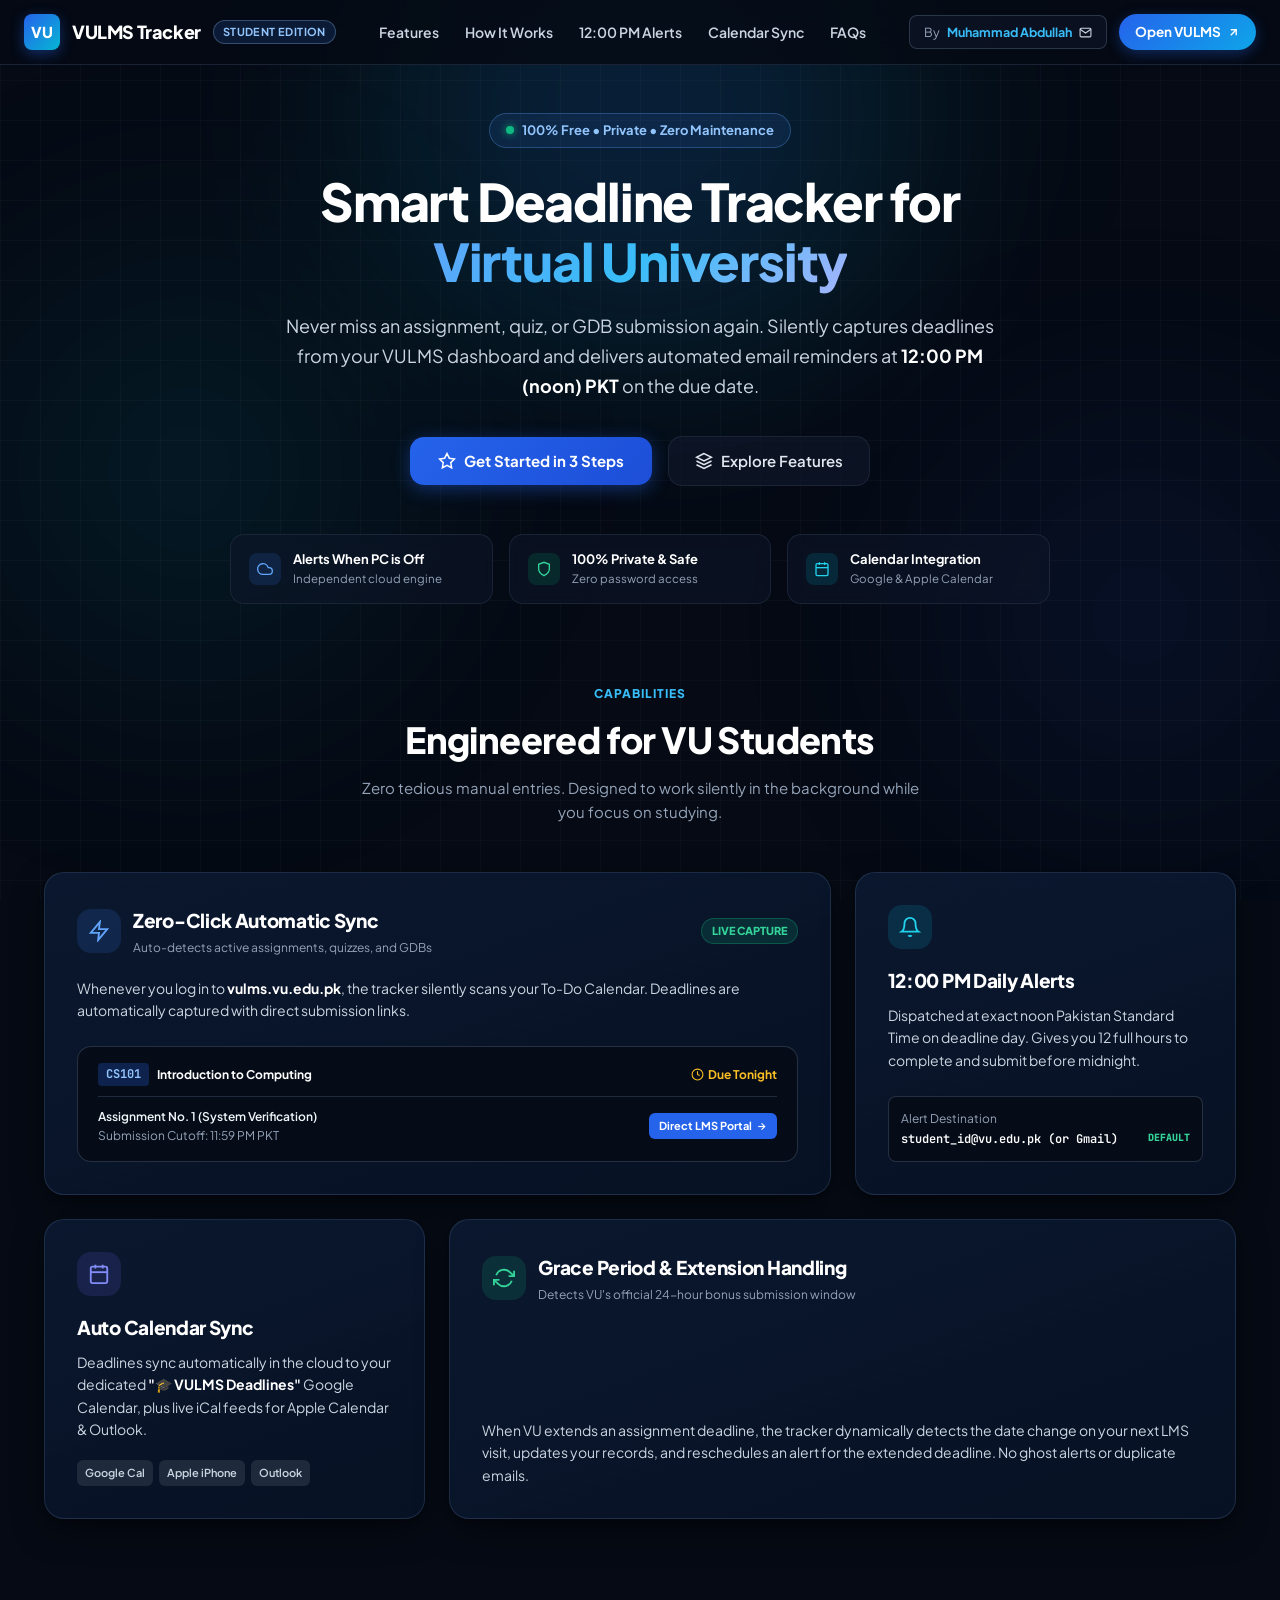
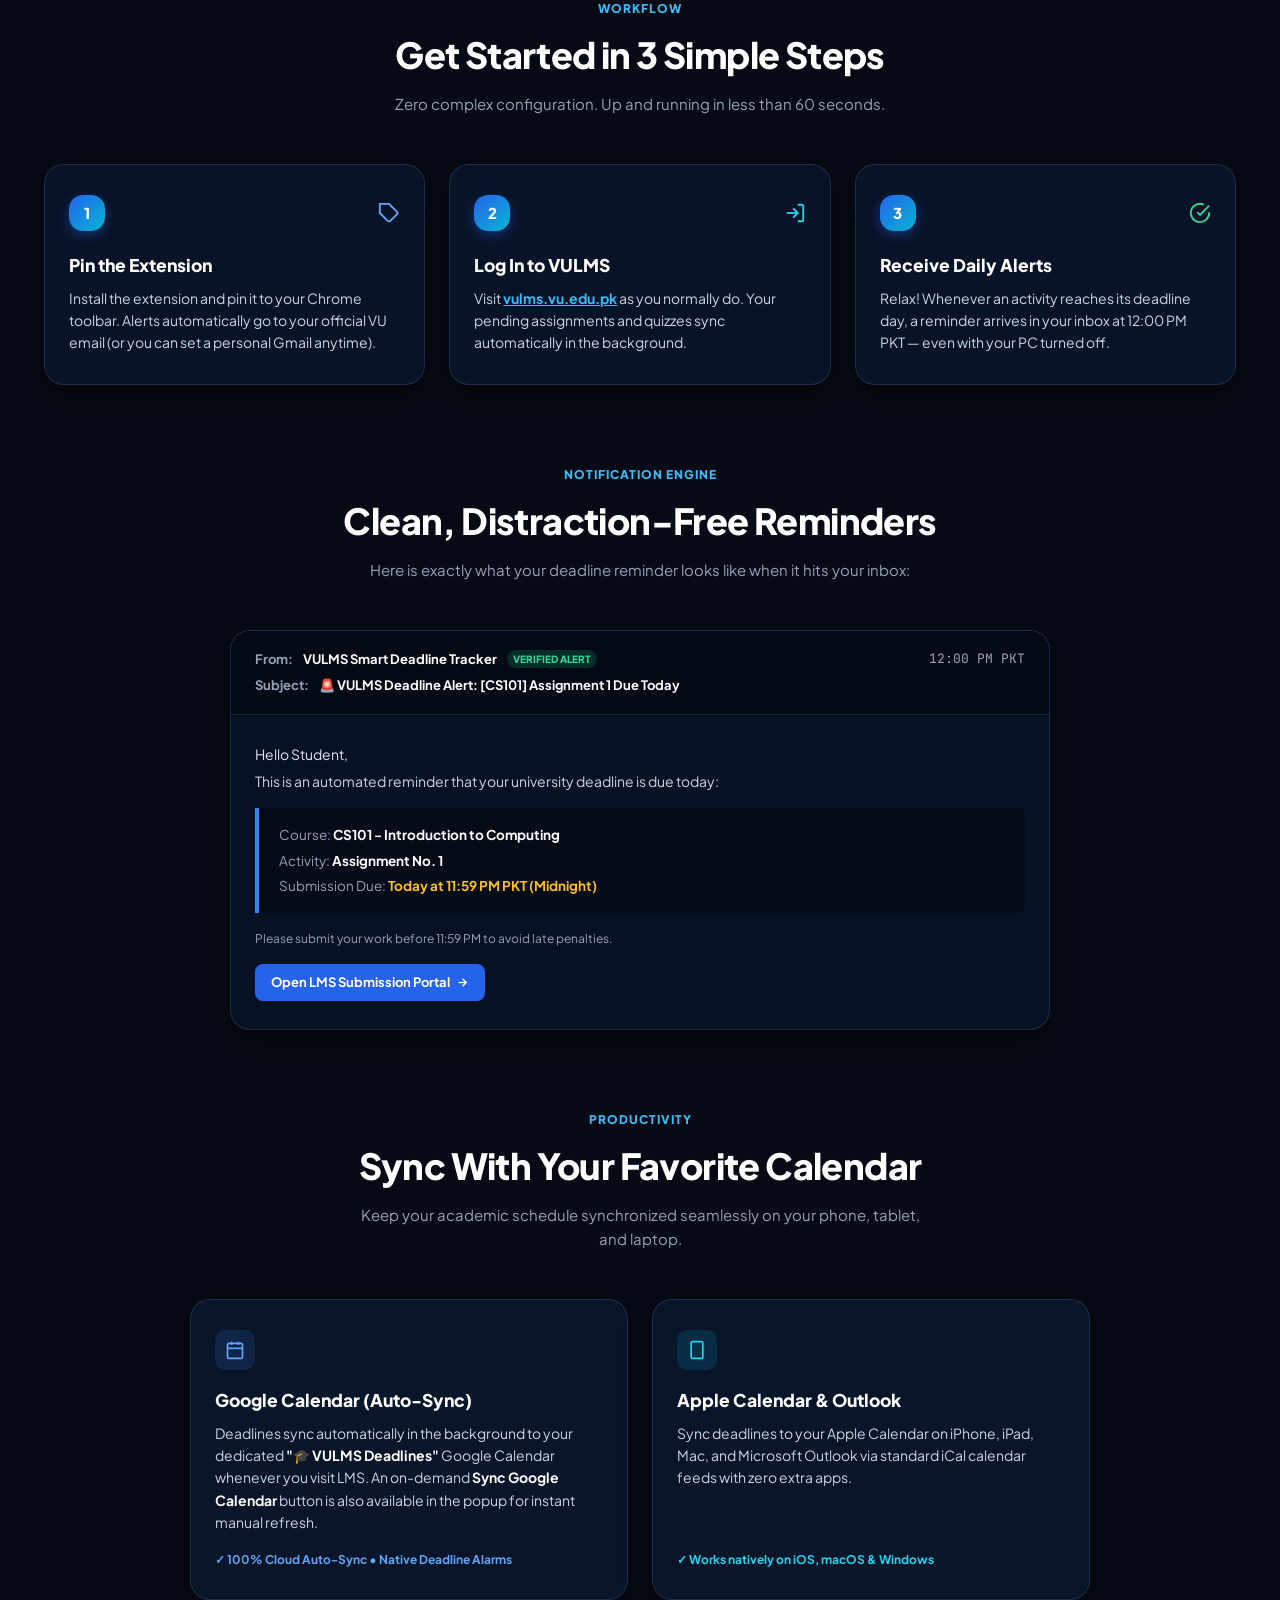
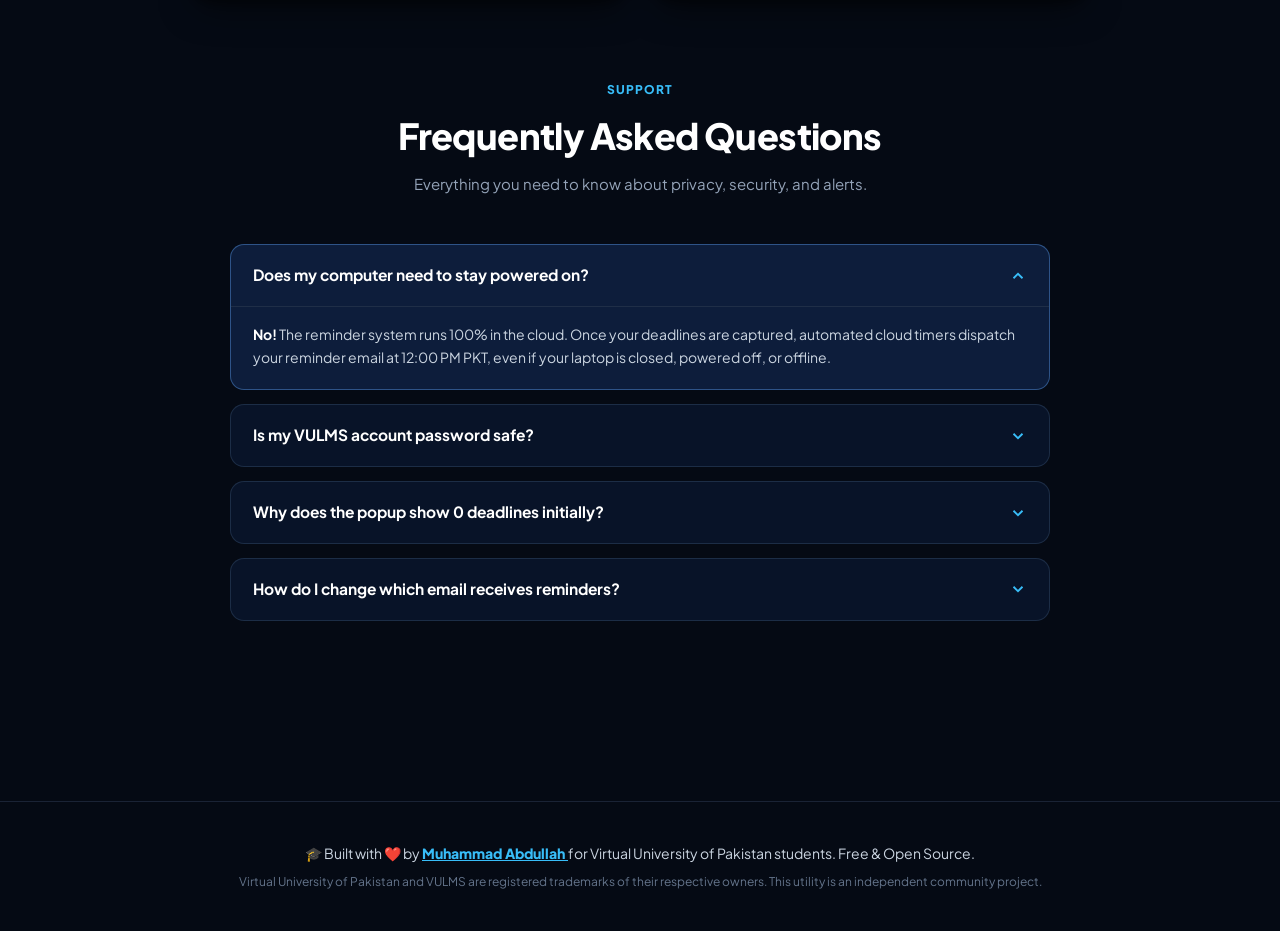
<file: extension/guide/guide.html>
<!DOCTYPE html>
<html lang="en" class="scroll-smooth">
<head>
  <meta charset="UTF-8">
  <meta name="viewport" content="width=device-width, initial-scale=1.0">
  <title>VULMS Smart Deadline Tracker — Official Student Guide</title>
  <meta name="description" content="Automated zero-maintenance deadline tracking and email reminders for Virtual University of Pakistan students.">
  <link rel="icon" type="image/png" href="../icons/icon48.png">
  <link rel="apple-touch-icon" href="../icons/icon128.png">
  
  <!-- Fonts -->
  <link rel="preconnect" href="https://fonts.googleapis.com">
  <link rel="preconnect" href="https://fonts.gstatic.com" crossorigin>
  <link href="https://fonts.googleapis.com/css2?family=Plus+Jakarta+Sans:wght@300;400;500;600;700;800&family=JetBrains+Mono:wght@500;600&display=swap" rel="stylesheet">
  
  <style>
    :root {
      --bg-dark-950: #050a14;
      --bg-dark-900: #081225;
      --bg-dark-850: #0c1a33;
      --bg-dark-800: #102242;
      --bg-card: rgba(12, 26, 51, 0.72);
      
      --brand-500: #3b82f6;
      --brand-600: #2563eb;
      --brand-700: #1d4ed8;
      --cyan-400: #22d3ee;
      --cyan-500: #06b6d4;

      --border-slate-800: rgba(30, 41, 59, 0.85);
      --border-card: rgba(147, 197, 253, 0.14);
      --border-hover: rgba(96, 165, 250, 0.4);

      --text-white: #ffffff;
      --text-slate-200: #e2e8f0;
      --text-slate-300: #cbd5e1;
      --text-slate-400: #94a3b8;
      --text-slate-500: #64748b;

      --radius-sm: 8px;
      --radius-md: 14px;
      --radius-lg: 20px;
      --radius-full: 9999px;

      --shadow-glow: 0 0 50px -10px rgba(59, 130, 246, 0.25);
      --shadow-card: 0 12px 36px -8px rgba(0, 0, 0, 0.6), 0 4px 12px -2px rgba(0, 0, 0, 0.4);
    }

    * {
      box-sizing: border-box;
      margin: 0;
      padding: 0;
    }

    html {
      scroll-behavior: smooth;
    }

    body {
      font-family: 'Plus Jakarta Sans', -apple-system, BlinkMacSystemFont, "Segoe UI", Roboto, sans-serif;
      background-color: var(--bg-dark-950);
      color: var(--text-slate-200);
      line-height: 1.6;
      font-size: 15px;
      -webkit-font-smoothing: antialiased;
      overflow-x: hidden;
      position: relative;
    }

    /* Ambient Glow Blobs */
    .ambient-bg {
      position: fixed;
      inset: 0;
      pointer-events: none;
      z-index: -10;
      overflow: hidden;
    }

    .blob-1 {
      position: absolute;
      top: -160px;
      left: 50%;
      transform: translateX(-50%);
      width: 900px;
      height: 550px;
      background: radial-gradient(circle, rgba(37, 99, 235, 0.22) 0%, rgba(6, 182, 212, 0.12) 40%, transparent 70%);
      filter: blur(90px);
      border-radius: 50%;
    }

    .blob-2 {
      position: absolute;
      top: 35%;
      right: -160px;
      width: 600px;
      height: 600px;
      background: radial-gradient(circle, rgba(29, 78, 216, 0.14) 0%, transparent 65%);
      filter: blur(100px);
      border-radius: 50%;
    }

    .blob-3 {
      position: absolute;
      bottom: 80px;
      left: -160px;
      width: 700px;
      height: 700px;
      background: radial-gradient(circle, rgba(6, 182, 212, 0.12) 0%, transparent 65%);
      filter: blur(100px);
      border-radius: 50%;
    }

    .bg-grid {
      position: absolute;
      inset: 0;
      background-size: 40px 40px;
      background-image: 
        linear-gradient(to right, rgba(255, 255, 255, 0.025) 1px, transparent 1px),
        linear-gradient(to bottom, rgba(255, 255, 255, 0.025) 1px, transparent 1px);
    }

    /* Sticky Header */
    .header-bar {
      position: sticky;
      top: 0;
      z-index: 50;
      background: rgba(5, 10, 20, 0.82);
      backdrop-filter: blur(16px);
      -webkit-backdrop-filter: blur(16px);
      border-bottom: 1px solid var(--border-slate-800);
      padding: 14px 24px;
    }

    .header-inner {
      max-width: 1240px;
      margin: 0 auto;
      display: flex;
      align-items: center;
      justify-content: space-between;
    }

    .brand-link {
      display: flex;
      align-items: center;
      gap: 12px;
      text-decoration: none;
      color: var(--text-white);
    }

    .brand-cube {
      width: 36px;
      height: 36px;
      background: linear-gradient(135deg, #2563eb, #06b6d4);
      border-radius: var(--radius-sm);
      display: flex;
      align-items: center;
      justify-content: center;
      color: #ffffff;
      font-weight: 800;
      font-size: 15px;
      box-shadow: 0 4px 14px rgba(37, 99, 235, 0.4);
    }

    .brand-name {
      font-size: 18px;
      font-weight: 800;
      letter-spacing: -0.4px;
    }

    .brand-tag {
      font-size: 11px;
      font-weight: 700;
      background: rgba(59, 130, 246, 0.15);
      border: 1px solid rgba(147, 197, 253, 0.3);
      color: #93c5fd;
      padding: 2px 9px;
      border-radius: var(--radius-full);
      text-transform: uppercase;
      letter-spacing: 0.4px;
    }

    .header-nav {
      display: flex;
      align-items: center;
      gap: 26px;
    }

    .header-nav a {
      color: var(--text-slate-300);
      text-decoration: none;
      font-size: 14px;
      font-weight: 600;
      transition: color 0.15s ease;
    }

    .header-nav a:hover {
      color: var(--text-white);
    }

    .header-right {
      display: flex;
      align-items: center;
      gap: 12px;
    }

    .author-badge-btn {
      display: inline-flex;
      align-items: center;
      gap: 7px;
      background: rgba(15, 23, 42, 0.6);
      border: 1px solid rgba(51, 65, 85, 0.8);
      padding: 6px 14px;
      border-radius: var(--radius-sm);
      font-size: 12.5px;
      color: var(--text-slate-300);
      text-decoration: none;
      transition: all 0.15s ease;
    }

    .author-badge-btn:hover {
      background: rgba(30, 41, 59, 0.9);
      color: #ffffff;
      border-color: rgba(96, 165, 250, 0.4);
    }

    .author-name-highlight {
      color: #38bdf8;
      font-weight: 700;
    }

    .btn-lms-cta {
      display: inline-flex;
      align-items: center;
      gap: 6px;
      background: linear-gradient(135deg, #2563eb, #0ea5e9);
      color: #ffffff;
      font-size: 13.5px;
      font-weight: 700;
      padding: 7px 16px;
      border-radius: var(--radius-full);
      text-decoration: none;
      box-shadow: 0 4px 14px rgba(37, 99, 235, 0.35);
      transition: all 0.15s ease;
    }

    .btn-lms-cta:hover {
      transform: translateY(-1px);
      box-shadow: 0 6px 18px rgba(37, 99, 235, 0.5);
    }

    /* Container */
    .main-wrap {
      max-width: 1240px;
      margin: 0 auto;
      padding: 48px 24px 80px 24px;
    }

    /* Hero Section */
    .hero-center {
      text-align: center;
      max-width: 860px;
      margin: 0 auto 60px auto;
    }

    .pill-hero-tag {
      display: inline-flex;
      align-items: center;
      gap: 8px;
      background: rgba(59, 130, 246, 0.1);
      border: 1px solid rgba(96, 165, 250, 0.3);
      color: #93c5fd;
      padding: 6px 16px;
      border-radius: var(--radius-full);
      font-size: 13px;
      font-weight: 700;
      margin-bottom: 24px;
    }

    .pulse-green {
      width: 8px;
      height: 8px;
      border-radius: 50%;
      background: #10b981;
      box-shadow: 0 0 8px #10b981;
    }

    .hero-headline {
      font-size: 52px;
      font-weight: 800;
      line-height: 1.15;
      letter-spacing: -1.2px;
      color: var(--text-white);
      margin-bottom: 20px;
    }

    .hero-gradient-text {
      background: linear-gradient(135deg, #60a5fa 0%, #38bdf8 50%, #a5b4fc 100%);
      -webkit-background-clip: text;
      -webkit-text-fill-color: transparent;
    }

    .hero-lead {
      font-size: 18px;
      color: var(--text-slate-300);
      line-height: 1.65;
      margin-bottom: 36px;
      max-width: 720px;
      margin-left: auto;
      margin-right: auto;
    }

    .hero-cta-row {
      display: flex;
      align-items: center;
      justify-content: center;
      gap: 16px;
      margin-bottom: 48px;
      flex-wrap: wrap;
    }

    .btn-hero-primary {
      display: inline-flex;
      align-items: center;
      gap: 8px;
      background: linear-gradient(135deg, #2563eb, #1d4ed8);
      color: #ffffff;
      padding: 12px 28px;
      border-radius: var(--radius-md);
      font-size: 15px;
      font-weight: 700;
      text-decoration: none;
      box-shadow: 0 4px 18px rgba(37, 99, 235, 0.4);
      transition: all 0.15s ease;
    }

    .btn-hero-primary:hover {
      transform: translateY(-2px);
      box-shadow: 0 8px 24px rgba(37, 99, 235, 0.55);
    }

    .btn-hero-secondary {
      display: inline-flex;
      align-items: center;
      gap: 8px;
      background: rgba(15, 23, 42, 0.7);
      border: 1px solid var(--border-slate-800);
      color: var(--text-slate-200);
      padding: 12px 26px;
      border-radius: var(--radius-md);
      font-size: 15px;
      font-weight: 600;
      text-decoration: none;
      transition: all 0.15s ease;
    }

    .btn-hero-secondary:hover {
      background: rgba(30, 41, 59, 0.9);
      border-color: rgba(147, 197, 253, 0.3);
      color: #ffffff;
    }

    /* Trust Feature Row */
    .trust-grid {
      display: grid;
      grid-template-columns: repeat(3, 1fr);
      gap: 16px;
      max-width: 820px;
      margin: 0 auto;
    }

    .trust-box {
      background: rgba(15, 23, 42, 0.5);
      border: 1px solid var(--border-slate-800);
      border-radius: var(--radius-md);
      padding: 14px 18px;
      display: flex;
      align-items: center;
      gap: 12px;
      text-align: left;
      backdrop-filter: blur(8px);
    }

    .trust-icon-wrap {
      width: 32px;
      height: 32px;
      border-radius: var(--radius-sm);
      display: flex;
      align-items: center;
      justify-content: center;
      flex-shrink: 0;
    }

    .trust-title {
      font-size: 13px;
      font-weight: 700;
      color: var(--text-white);
    }

    .trust-desc {
      font-size: 11.5px;
      color: var(--text-slate-400);
    }

    /* Section Headings */
    .section-header {
      text-align: center;
      margin-bottom: 48px;
      margin-top: 80px;
    }

    .section-eyebrow {
      font-size: 12px;
      font-weight: 800;
      text-transform: uppercase;
      letter-spacing: 1px;
      color: #38bdf8;
      margin-bottom: 8px;
    }

    .section-title {
      font-size: 36px;
      font-weight: 800;
      color: var(--text-white);
      letter-spacing: -0.6px;
    }

    .section-subtitle {
      font-size: 15px;
      color: var(--text-slate-400);
      max-width: 580px;
      margin: 8px auto 0 auto;
    }

    /* Bento Grid */
    .bento-grid {
      display: grid;
      grid-template-columns: repeat(3, 1fr);
      gap: 24px;
    }

    .bento-card-wide {
      grid-column: span 2;
    }

    .bento-card {
      background: linear-gradient(160deg, rgba(12, 26, 51, 0.85) 0%, rgba(8, 18, 37, 0.95) 100%);
      border: 1px solid var(--border-card);
      border-radius: var(--radius-lg);
      padding: 32px;
      display: flex;
      flex-direction: column;
      justify-content: space-between;
      box-shadow: var(--shadow-card);
      transition: all 0.25s ease;
      position: relative;
      overflow: hidden;
    }

    .bento-card:hover {
      border-color: var(--border-hover);
      transform: translateY(-3px);
      box-shadow: var(--shadow-glow);
    }

    .bento-top-row {
      display: flex;
      align-items: center;
      justify-content: space-between;
      margin-bottom: 20px;
    }

    .bento-icon-box {
      width: 44px;
      height: 44px;
      border-radius: var(--radius-md);
      display: flex;
      align-items: center;
      justify-content: center;
    }

    .bento-card h3 {
      font-size: 19px;
      font-weight: 800;
      color: var(--text-white);
      letter-spacing: -0.3px;
      margin-bottom: 8px;
    }

    .bento-card p {
      font-size: 14px;
      color: var(--text-slate-300);
      line-height: 1.6;
    }

    /* Mock Card inside Bento 1 */
    .mock-deadline-pill {
      background: rgba(5, 10, 20, 0.8);
      border: 1px solid rgba(51, 65, 85, 0.7);
      border-radius: var(--radius-md);
      padding: 16px 20px;
      margin-top: 24px;
    }

    .mock-top {
      display: flex;
      align-items: center;
      justify-content: space-between;
      font-size: 12px;
      padding-bottom: 10px;
      border-bottom: 1px solid rgba(51, 65, 85, 0.6);
      margin-bottom: 10px;
    }

    .course-chip {
      background: rgba(37, 99, 235, 0.25);
      color: #93c5fd;
      padding: 2px 8px;
      border-radius: 4px;
      font-family: 'JetBrains Mono', monospace;
      font-weight: 700;
    }

    /* 3-Step Grid */
    .steps-grid {
      display: grid;
      grid-template-columns: repeat(3, 1fr);
      gap: 24px;
    }

    .step-card {
      background: rgba(12, 26, 51, 0.65);
      border: 1px solid var(--border-card);
      border-radius: var(--radius-lg);
      padding: 30px 24px;
      display: flex;
      flex-direction: column;
      box-shadow: var(--shadow-card);
      transition: all 0.2s ease;
    }

    .step-card:hover {
      border-color: var(--border-hover);
      transform: translateY(-3px);
    }

    .step-header {
      display: flex;
      align-items: center;
      justify-content: space-between;
      margin-bottom: 20px;
    }

    .step-badge-num {
      width: 36px;
      height: 36px;
      border-radius: var(--radius-md);
      background: linear-gradient(135deg, #2563eb, #06b6d4);
      color: #ffffff;
      font-weight: 800;
      font-size: 15px;
      display: flex;
      align-items: center;
      justify-content: center;
      box-shadow: 0 4px 12px rgba(37, 99, 235, 0.4);
    }

    .step-card h3 {
      font-size: 17.5px;
      font-weight: 800;
      color: var(--text-white);
      margin-bottom: 8px;
    }

    .step-card p {
      font-size: 14px;
      color: var(--text-slate-300);
      line-height: 1.6;
    }

    /* Email Simulation Preview Card */
    .email-preview-card {
      max-width: 820px;
      margin: 0 auto;
      background: rgba(8, 18, 37, 0.95);
      border: 1px solid var(--border-card);
      border-radius: var(--radius-lg);
      overflow: hidden;
      box-shadow: var(--shadow-card);
    }

    .email-top-header {
      background: rgba(5, 10, 20, 0.95);
      border-bottom: 1px solid var(--border-slate-800);
      padding: 18px 24px;
      display: flex;
      flex-direction: column;
      gap: 6px;
      font-size: 13px;
    }

    .email-row-meta {
      display: flex;
      align-items: center;
      gap: 10px;
    }

    .email-body-content {
      padding: 28px 24px;
      font-size: 14px;
      color: var(--text-slate-200);
    }

    .email-task-highlight {
      background: rgba(5, 10, 20, 0.8);
      border-left: 4px solid #3b82f6;
      border-radius: 0 var(--radius-sm) var(--radius-sm) 0;
      padding: 16px 20px;
      margin: 16px 0;
      font-size: 13.5px;
      display: flex;
      flex-direction: column;
      gap: 4px;
    }

    /* Calendar Grid */
    .calendar-grid {
      display: grid;
      grid-template-columns: repeat(2, 1fr);
      gap: 24px;
      max-width: 900px;
      margin: 0 auto;
    }

    .cal-box {
      background: rgba(12, 26, 51, 0.7);
      border: 1px solid var(--border-card);
      border-radius: var(--radius-lg);
      padding: 30px 24px;
      display: flex;
      flex-direction: column;
      justify-content: space-between;
      box-shadow: var(--shadow-card);
    }

    .cal-box h3 {
      font-size: 17.5px;
      font-weight: 800;
      color: var(--text-white);
      margin-bottom: 8px;
    }

    .cal-box p {
      font-size: 14px;
      color: var(--text-slate-300);
      line-height: 1.6;
      margin-bottom: 16px;
    }

    /* FAQ Stack */
    .faq-container {
      max-width: 820px;
      margin: 0 auto;
      display: flex;
      flex-direction: column;
      gap: 14px;
    }

    details.faq-accordion {
      background: rgba(12, 26, 51, 0.65);
      border: 1px solid var(--border-card);
      border-radius: var(--radius-md);
      overflow: hidden;
      transition: all 0.2s ease;
    }

    details.faq-accordion[open] {
      background: rgba(16, 34, 66, 0.85);
      border-color: var(--border-hover);
    }

    summary.faq-summary {
      padding: 18px 22px;
      font-size: 15.5px;
      font-weight: 700;
      color: var(--text-white);
      cursor: pointer;
      display: flex;
      align-items: center;
      justify-content: space-between;
      list-style: none;
      user-select: none;
    }

    summary.faq-summary::-webkit-details-marker {
      display: none;
    }

    .faq-arrow {
      color: #38bdf8;
      transition: transform 0.2s ease;
    }

    details.faq-accordion[open] .faq-arrow {
      transform: rotate(180deg);
    }

    .faq-body {
      padding: 0 22px 20px 22px;
      font-size: 14px;
      color: var(--text-slate-300);
      line-height: 1.65;
      border-top: 1px solid rgba(51, 65, 85, 0.5);
      padding-top: 16px;
    }

    .faq-body a {
      color: #38bdf8;
      text-decoration: underline;
    }

    /* Footer */
    .site-footer {
      border-top: 1px solid var(--border-slate-800);
      background: var(--bg-dark-950);
      margin-top: 100px;
      padding: 40px 24px;
      text-align: center;
    }

    .footer-author-anchor {
      color: #38bdf8;
      font-weight: 800;
      text-decoration: underline;
      transition: color 0.15s ease;
    }

    .footer-author-anchor:hover {
      color: #ffffff;
    }

    /* Responsive */
    @media (max-width: 900px) {
      .hero-headline {
        font-size: 38px;
      }
      .bento-grid, .steps-grid, .trust-grid, .calendar-grid {
        grid-template-columns: 1fr;
      }
      .bento-card-wide {
        grid-column: span 1;
      }
      .header-nav {
        display: none;
      }
    }
  </style>
</head>
<body>

  <!-- Ambient Radiant Glow Backgrounds -->
  <div class="ambient-bg">
    <div class="blob-1"></div>
    <div class="blob-2"></div>
    <div class="blob-3"></div>
    <div class="bg-grid"></div>
  </div>

  <!-- Sticky Frosted Navbar -->
  <header class="header-bar">
    <div class="header-inner">
      <a href="#" class="brand-link">
        <div class="brand-cube">VU</div>
        <div class="brand-name">VULMS Tracker</div>
        <span class="brand-tag">Student Edition</span>
      </a>

      <nav class="header-nav">
        <a href="#features">Features</a>
        <a href="#how-it-works">How It Works</a>
        <a href="#alerts">12:00 PM Alerts</a>
        <a href="#calendar">Calendar Sync</a>
        <a href="#faq">FAQs</a>
      </nav>

      <div class="header-right">
        <a href="mailto:abdullahak071@gmail.com" class="author-badge-btn" title="Contact Developer Muhammad Abdullah">
          <span style="color:#94a3b8;">By</span>
          <span class="author-name-highlight">Muhammad Abdullah</span>
          <svg viewBox="0 0 24 24" fill="none" stroke="currentColor" stroke-width="2" width="13" height="13">
            <path d="M4 4h16c1.1 0 2 .9 2 2v12c0 1.1-.9 2-2 2H4c-1.1 0-2-.9-2-2V6c0-1.1.9-2 2-2z"></path>
            <polyline points="22,6 12,13 2,6"></polyline>
          </svg>
        </a>

        <a href="https://vulms.vu.edu.pk" target="_blank" rel="noopener noreferrer" class="btn-lms-cta">
          <span>Open VULMS</span>
          <svg viewBox="0 0 24 24" fill="none" stroke="currentColor" stroke-width="2.5" width="13" height="13">
            <line x1="7" y1="17" x2="17" y2="7"></line>
            <polyline points="7 7 17 7 17 17"></polyline>
          </svg>
        </a>
      </div>
    </div>
  </header>

  <!-- Main Wrap -->
  <main class="main-wrap">

    <!-- Hero Section -->
    <section class="hero-center">
      <div class="pill-hero-tag">
        <span class="pulse-green"></span>
        <span>100% Free • Private • Zero Maintenance</span>
      </div>

      <h1 class="hero-headline">
        Smart Deadline Tracker for <br />
        <span class="hero-gradient-text">Virtual University</span>
      </h1>

      <p class="hero-lead">
        Never miss an assignment, quiz, or GDB submission again. Silently captures deadlines from your VULMS dashboard and delivers automated email reminders at <strong style="color:#ffffff;">12:00 PM (noon) PKT</strong> on the due date.
      </p>

      <div class="hero-cta-row">
        <a href="#how-it-works" class="btn-hero-primary">
          <svg viewBox="0 0 24 24" fill="none" stroke="currentColor" stroke-width="2" width="18" height="18">
            <polygon points="12 2 15.09 8.26 22 9.27 17 14.14 18.18 21.02 12 17.77 5.82 21.02 7 14.14 2 9.27 8.91 8.26 12 2"></polygon>
          </svg>
          <span>Get Started in 3 Steps</span>
        </a>

        <a href="#features" class="btn-hero-secondary">
          <svg viewBox="0 0 24 24" fill="none" stroke="currentColor" stroke-width="2" width="18" height="18">
            <polygon points="12 2 2 7 12 12 22 7 12 2"></polygon>
            <polyline points="2 17 12 22 22 17"></polyline>
            <polyline points="2 12 12 17 22 12"></polyline>
          </svg>
          <span>Explore Features</span>
        </a>
      </div>

      <!-- Trust Metrics -->
      <div class="trust-grid">
        <div class="trust-box">
          <div class="trust-icon-wrap" style="background:rgba(59,130,246,0.15); color:#60a5fa;">
            <svg viewBox="0 0 24 24" fill="none" stroke="currentColor" stroke-width="2" width="16" height="16">
              <path d="M18 10h-1.26A8 8 0 1 0 9 20h9a5 5 0 0 0 0-10z"></path>
            </svg>
          </div>
          <div>
            <div class="trust-title">Alerts When PC is Off</div>
            <div class="trust-desc">Independent cloud engine</div>
          </div>
        </div>

        <div class="trust-box">
          <div class="trust-icon-wrap" style="background:rgba(16,185,129,0.15); color:#34d399;">
            <svg viewBox="0 0 24 24" fill="none" stroke="currentColor" stroke-width="2" width="16" height="16">
              <path d="M12 22s8-4 8-10V5l-8-3-8 3v7c0 6 8 10 8 10z"></path>
            </svg>
          </div>
          <div>
            <div class="trust-title">100% Private & Safe</div>
            <div class="trust-desc">Zero password access</div>
          </div>
        </div>

        <div class="trust-box">
          <div class="trust-icon-wrap" style="background:rgba(6,182,212,0.15); color:#22d3ee;">
            <svg viewBox="0 0 24 24" fill="none" stroke="currentColor" stroke-width="2" width="16" height="16">
              <rect x="3" y="4" width="18" height="18" rx="2" ry="2"></rect>
              <line x1="16" y1="2" x2="16" y2="6"></line>
              <line x1="8" y1="2" x2="8" y2="6"></line>
              <line x1="3" y1="10" x2="21" y2="10"></line>
            </svg>
          </div>
          <div>
            <div class="trust-title">Calendar Integration</div>
            <div class="trust-desc">Google & Apple Calendar</div>
          </div>
        </div>
      </div>
    </section>

    <!-- Bento Grid Showcase -->
    <section id="features">
      <div class="section-header">
        <div class="section-eyebrow">Capabilities</div>
        <h2 class="section-title">Engineered for VU Students</h2>
        <p class="section-subtitle">Zero tedious manual entries. Designed to work silently in the background while you focus on studying.</p>
      </div>

      <div class="bento-grid">
        <!-- Bento 1: Auto Sync -->
        <div class="bento-card bento-card-wide">
          <div>
            <div class="bento-top-row">
              <div style="display:flex; align-items:center; gap:12px;">
                <div class="bento-icon-box" style="background:rgba(59,130,246,0.15); color:#60a5fa;">
                  <svg viewBox="0 0 24 24" fill="none" stroke="currentColor" stroke-width="2" width="22" height="22">
                    <polygon points="13 2 3 14 12 14 11 22 21 10 12 10 13 2"></polygon>
                  </svg>
                </div>
                <div>
                  <h3 style="margin-bottom:2px;">Zero-Click Automatic Sync</h3>
                  <p style="font-size:12px; color:#94a3b8;">Auto-detects active assignments, quizzes, and GDBs</p>
                </div>
              </div>
              <span style="font-size:11px; font-weight:800; background:rgba(16,185,129,0.15); color:#34d399; border:1px solid rgba(16,185,129,0.3); padding:3px 10px; border-radius:9999px;">
                LIVE CAPTURE
              </span>
            </div>

            <p>
              Whenever you log in to <strong style="color:#ffffff;">vulms.vu.edu.pk</strong>, the tracker silently scans your To-Do Calendar. Deadlines are automatically captured with direct submission links.
            </p>
          </div>

          <!-- Interactive Mock Inside Bento -->
          <div class="mock-deadline-pill">
            <div class="mock-top">
              <div style="display:flex; align-items:center; gap:8px;">
                <span class="course-chip">CS101</span>
                <strong style="color:#ffffff;">Introduction to Computing</strong>
              </div>
              <span style="color:#fbbf24; font-weight:700; display:flex; align-items:center; gap:4px;">
                <svg viewBox="0 0 24 24" fill="none" stroke="currentColor" stroke-width="2" width="13" height="13">
                  <circle cx="12" cy="12" r="10"></circle>
                  <polyline points="12 6 12 12 16 14"></polyline>
                </svg>
                Due Tonight
              </span>
            </div>

            <div style="display:flex; align-items:center; justify-content:space-between; font-size:12px; flex-wrap:wrap; gap:8px;">
              <div>
                <div style="color:#f1f5f9; font-weight:600;">Assignment No. 1 (System Verification)</div>
                <div style="color:#94a3b8;">Submission Cutoff: 11:59 PM PKT</div>
              </div>
              <span style="background:#2563eb; color:#ffffff; font-weight:700; padding:4px 10px; border-radius:6px; font-size:11px; display:inline-flex; align-items:center; gap:4px;">
                <span>Direct LMS Portal</span>
                <svg viewBox="0 0 24 24" fill="none" stroke="currentColor" stroke-width="2.5" width="11" height="11">
                  <line x1="5" y1="12" x2="19" y2="12"></line>
                  <polyline points="12 5 19 12 12 19"></polyline>
                </svg>
              </span>
            </div>
          </div>
        </div>

        <!-- Bento 2: 12:00 PM Daily Alerts -->
        <div class="bento-card">
          <div>
            <div class="bento-icon-box" style="background:rgba(6,182,212,0.15); color:#22d3ee; margin-bottom:16px;">
              <svg viewBox="0 0 24 24" fill="none" stroke="currentColor" stroke-width="2" width="22" height="22">
                <path d="M18 8A6 6 0 0 0 6 8c0 7-3 9-3 9h18s-3-2-3-9"></path>
                <path d="M13.73 21a2 2 0 0 1-3.46 0"></path>
              </svg>
            </div>
            <h3>12:00 PM Daily Alerts</h3>
            <p>
              Dispatched at exact noon Pakistan Standard Time on deadline day. Gives you 12 full hours to complete and submit before midnight.
            </p>
          </div>

          <div style="background:rgba(5,10,20,0.8); border:1px solid rgba(51,65,85,0.7); border-radius:8px; padding:12px; font-size:12px; margin-top:20px;">
            <div style="color:#94a3b8; margin-bottom:2px;">Alert Destination</div>
            <div style="color:#ffffff; font-family:'JetBrains Mono', monospace; font-weight:600; display:flex; justify-content:space-between;">
              <span>student_id@vu.edu.pk (or Gmail)</span>
              <span style="color:#34d399; font-weight:800; font-size:10px;">DEFAULT</span>
            </div>
          </div>
        </div>

        <!-- Bento 3: Calendar Sync -->
        <div class="bento-card">
          <div>
            <div class="bento-icon-box" style="background:rgba(99,102,241,0.15); color:#818cf8; margin-bottom:16px;">
              <svg viewBox="0 0 24 24" fill="none" stroke="currentColor" stroke-width="2" width="22" height="22">
                <rect x="3" y="4" width="18" height="18" rx="2" ry="2"></rect>
                <line x1="16" y1="2" x2="16" y2="6"></line>
                <line x1="8" y1="2" x2="8" y2="6"></line>
                <line x1="3" y1="10" x2="21" y2="10"></line>
              </svg>
            </div>
            <h3>Auto Calendar Sync</h3>
            <p>
              Deadlines sync automatically in the cloud to your dedicated <strong style="color:#ffffff;">"🎓 VULMS Deadlines"</strong> Google Calendar, plus live iCal feeds for Apple Calendar & Outlook.
            </p>
          </div>

          <div style="display:flex; gap:6px; flex-wrap:wrap; margin-top:20px;">
            <span style="background:#1e293b; color:#cbd5e1; padding:4px 8px; border-radius:6px; font-size:11px; font-weight:600;">Google Cal</span>
            <span style="background:#1e293b; color:#cbd5e1; padding:4px 8px; border-radius:6px; font-size:11px; font-weight:600;">Apple iPhone</span>
            <span style="background:#1e293b; color:#cbd5e1; padding:4px 8px; border-radius:6px; font-size:11px; font-weight:600;">Outlook</span>
          </div>
        </div>

        <!-- Bento 4: Grace Day -->
        <div class="bento-card bento-card-wide">
          <div style="display:flex; align-items:center; gap:12px; margin-bottom:12px;">
            <div class="bento-icon-box" style="background:rgba(16,185,129,0.15); color:#34d399;">
              <svg viewBox="0 0 24 24" fill="none" stroke="currentColor" stroke-width="2" width="22" height="22">
                <polyline points="23 4 23 10 17 10"></polyline>
                <polyline points="1 20 1 14 7 14"></polyline>
                <path d="M3.51 9a9 9 0 0 1 14.85-3.36L23 10M1 14l4.64 4.36A9 9 0 0 0 20.49 15"></path>
              </svg>
            </div>
            <div>
              <h3 style="margin-bottom:2px;">Grace Period & Extension Handling</h3>
              <p style="font-size:12px; color:#94a3b8;">Detects VU's official 24-hour bonus submission window</p>
            </div>
          </div>

          <p>
            When VU extends an assignment deadline, the tracker dynamically detects the date change on your next LMS visit, updates your records, and reschedules an alert for the extended deadline. No ghost alerts or duplicate emails.
          </p>
        </div>
      </div>
    </section>

    <!-- 3-Step Roadmap -->
    <section id="how-it-works">
      <div class="section-header">
        <div class="section-eyebrow">Workflow</div>
        <h2 class="section-title">Get Started in 3 Simple Steps</h2>
        <p class="section-subtitle">Zero complex configuration. Up and running in less than 60 seconds.</p>
      </div>

      <div class="steps-grid">
        <div class="step-card">
          <div class="step-header">
            <div class="step-badge-num">1</div>
            <svg viewBox="0 0 24 24" fill="none" stroke="#60a5fa" stroke-width="2" width="22" height="22">
              <path d="M20.59 13.41l-7.17 7.17a2 2 0 0 1-2.83 0L2 12V2h10l8.59 8.59a2 2 0 0 1 0 2.82z"></path>
              <line x1="7" y1="7" x2="7.01" y2="7"></line>
            </svg>
          </div>
          <h3>Pin the Extension</h3>
          <p>Install the extension and pin it to your Chrome toolbar. Alerts automatically go to your official VU email (or you can set a personal Gmail anytime).</p>
        </div>

        <div class="step-card">
          <div class="step-header">
            <div class="step-badge-num">2</div>
            <svg viewBox="0 0 24 24" fill="none" stroke="#22d3ee" stroke-width="2" width="22" height="22">
              <path d="M15 3h4a2 2 0 0 1 2 2v14a2 2 0 0 1-2 2h-4"></path>
              <polyline points="10 17 15 12 10 7"></polyline>
              <line x1="15" y1="12" x2="3" y2="12"></line>
            </svg>
          </div>
          <h3>Log In to VULMS</h3>
          <p>Visit <a href="https://vulms.vu.edu.pk" target="_blank" style="color:#38bdf8; font-weight:700;">vulms.vu.edu.pk</a> as you normally do. Your pending assignments and quizzes sync automatically in the background.</p>
        </div>

        <div class="step-card">
          <div class="step-header">
            <div class="step-badge-num">3</div>
            <svg viewBox="0 0 24 24" fill="none" stroke="#34d399" stroke-width="2" width="22" height="22">
              <path d="M22 11.08V12a10 10 0 1 1-5.93-9.14"></path>
              <polyline points="22 4 12 14.01 9 11.01"></polyline>
            </svg>
          </div>
          <h3>Receive Daily Alerts</h3>
          <p>Relax! Whenever an activity reaches its deadline day, a reminder arrives in your inbox at 12:00 PM PKT — even with your PC turned off.</p>
        </div>
      </div>
    </section>

    <!-- Email Notification Preview -->
    <section id="alerts">
      <div class="section-header">
        <div class="section-eyebrow">Notification Engine</div>
        <h2 class="section-title">Clean, Distraction-Free Reminders</h2>
        <p class="section-subtitle">Here is exactly what your deadline reminder looks like when it hits your inbox:</p>
      </div>

      <div class="email-preview-card">
        <div class="email-top-header">
          <div class="email-row-meta">
            <span style="color:#94a3b8; font-weight:700;">From:</span>
            <strong style="color:#ffffff;">VULMS Smart Deadline Tracker</strong>
            <span style="background:rgba(16,185,129,0.2); color:#34d399; font-size:10px; font-weight:800; padding:1px 6px; border-radius:9999px;">
              VERIFIED ALERT
            </span>
            <span style="color:#94a3b8; margin-left:auto; font-family:'JetBrains Mono',monospace;">12:00 PM PKT</span>
          </div>

          <div class="email-row-meta">
            <span style="color:#94a3b8; font-weight:700;">Subject:</span>
            <strong style="color:#ffffff;">🚨 VULMS Deadline Alert: [CS101] Assignment 1 Due Today</strong>
          </div>
        </div>

        <div class="email-body-content">
          <p>Hello Student,</p>
          <p style="color:#cbd5e1; margin-top:4px;">This is an automated reminder that your university deadline is due today:</p>

          <div class="email-task-highlight">
            <div><span style="color:#94a3b8;">Course:</span> <strong style="color:#ffffff;">CS101 - Introduction to Computing</strong></div>
            <div><span style="color:#94a3b8;">Activity:</span> <strong style="color:#ffffff;">Assignment No. 1</strong></div>
            <div><span style="color:#94a3b8;">Submission Due:</span> <strong style="color:#fbbf24;">Today at 11:59 PM PKT (Midnight)</strong></div>
          </div>

          <p style="font-size:12px; color:#94a3b8;">Please submit your work before 11:59 PM to avoid late penalties.</p>

          <div style="margin-top:16px;">
            <a href="https://vulms.vu.edu.pk" target="_blank" style="background:#2563eb; color:#ffffff; font-weight:700; font-size:13px; padding:8px 16px; border-radius:8px; text-decoration:none; display:inline-flex; align-items:center; gap:6px;">
              <span>Open LMS Submission Portal</span>
              <svg viewBox="0 0 24 24" fill="none" stroke="currentColor" stroke-width="2.5" width="13" height="13">
                <line x1="5" y1="12" x2="19" y2="12"></line>
                <polyline points="12 5 19 12 12 19"></polyline>
              </svg>
            </a>
          </div>
        </div>
      </div>
    </section>

    <!-- Calendar Integration -->
    <section id="calendar">
      <div class="section-header">
        <div class="section-eyebrow">Productivity</div>
        <h2 class="section-title">Sync With Your Favorite Calendar</h2>
        <p class="section-subtitle">Keep your academic schedule synchronized seamlessly on your phone, tablet, and laptop.</p>
      </div>

      <div class="calendar-grid">
        <div class="cal-box">
          <div>
            <div style="width:40px; height:40px; border-radius:10px; background:rgba(59,130,246,0.15); color:#60a5fa; display:flex; align-items:center; justify-content:center; margin-bottom:16px;">
              <svg viewBox="0 0 24 24" fill="none" stroke="currentColor" stroke-width="2" width="20" height="20">
                <rect x="3" y="4" width="18" height="18" rx="2" ry="2"></rect>
                <line x1="16" y1="2" x2="16" y2="6"></line>
                <line x1="8" y1="2" x2="8" y2="6"></line>
                <line x1="3" y1="10" x2="21" y2="10"></line>
              </svg>
            </div>
            <h3>Google Calendar (Auto-Sync)</h3>
            <p>Deadlines sync automatically in the background to your dedicated <strong style="color:#ffffff;">"🎓 VULMS Deadlines"</strong> Google Calendar whenever you visit LMS. An on-demand <strong style="color:#ffffff;">Sync Google Calendar</strong> button is also available in the popup for instant manual refresh.</p>
          </div>
          <div style="font-size:12px; color:#60a5fa; font-weight:700;">
            ✓ 100% Cloud Auto-Sync • Native Deadline Alarms
          </div>
        </div>

        <div class="cal-box">
          <div>
            <div style="width:40px; height:40px; border-radius:10px; background:rgba(6,182,212,0.15); color:#22d3ee; display:flex; align-items:center; justify-content:center; margin-bottom:16px;">
              <svg viewBox="0 0 24 24" fill="none" stroke="currentColor" stroke-width="2" width="20" height="20">
                <rect x="5" y="2" width="14" height="20" rx="2" ry="2"></rect>
                <line x1="12" y1="18" x2="12.01" y2="18"></line>
              </svg>
            </div>
            <h3>Apple Calendar & Outlook</h3>
            <p>Sync deadlines to your Apple Calendar on iPhone, iPad, Mac, and Microsoft Outlook via standard iCal calendar feeds with zero extra apps.</p>
          </div>
          <div style="font-size:12px; color:#22d3ee; font-weight:700;">
            ✓ Works natively on iOS, macOS & Windows
          </div>
        </div>
      </div>
    </section>

    <!-- FAQ Section -->
    <section id="faq">
      <div class="section-header">
        <div class="section-eyebrow">Support</div>
        <h2 class="section-title">Frequently Asked Questions</h2>
        <p class="section-subtitle">Everything you need to know about privacy, security, and alerts.</p>
      </div>

      <div class="faq-container">
        <details class="faq-accordion" open>
          <summary class="faq-summary">
            <span>Does my computer need to stay powered on?</span>
            <svg class="faq-arrow" viewBox="0 0 24 24" fill="none" stroke="currentColor" stroke-width="2.5" width="18" height="18">
              <polyline points="6 9 12 15 18 9"></polyline>
            </svg>
          </summary>
          <div class="faq-body">
            <strong style="color:#ffffff;">No!</strong> The reminder system runs 100% in the cloud. Once your deadlines are captured, automated cloud timers dispatch your reminder email at 12:00 PM PKT, even if your laptop is closed, powered off, or offline.
          </div>
        </details>

        <details class="faq-accordion">
          <summary class="faq-summary">
            <span>Is my VULMS account password safe?</span>
            <svg class="faq-arrow" viewBox="0 0 24 24" fill="none" stroke="currentColor" stroke-width="2.5" width="18" height="18">
              <polyline points="6 9 12 15 18 9"></polyline>
            </svg>
          </summary>
          <div class="faq-body">
            <strong style="color:#ffffff;">100% Safe.</strong> The extension never asks for, reads, or transmits your LMS password. It only reads the public course codes and due dates displayed on your screen when you are already logged in to VULMS.
          </div>
        </details>

        <details class="faq-accordion">
          <summary class="faq-summary">
            <span>Why does the popup show 0 deadlines initially?</span>
            <svg class="faq-arrow" viewBox="0 0 24 24" fill="none" stroke="currentColor" stroke-width="2.5" width="18" height="18">
              <polyline points="6 9 12 15 18 9"></polyline>
            </svg>
          </summary>
          <div class="faq-body">
            If you just installed the extension, simply open your <a href="https://vulms.vu.edu.pk/Home.aspx" target="_blank">VULMS Home Page</a> or To-Do Calendar. The extension will automatically detect and sync your deadlines within seconds, and a green toast notification will appear in the bottom-right corner confirming the sync.
          </div>
        </details>

        <details class="faq-accordion">
          <summary class="faq-summary">
            <span>How do I change which email receives reminders?</span>
            <svg class="faq-arrow" viewBox="0 0 24 24" fill="none" stroke="currentColor" stroke-width="2.5" width="18" height="18">
              <polyline points="6 9 12 15 18 9"></polyline>
            </svg>
          </summary>
          <div class="faq-body">
            Click the extension icon in your Chrome toolbar, click <strong style="color:#ffffff;">Alert Email Preference</strong> at the bottom of the popup, type your personal Gmail address, and click <strong style="color:#ffffff;">Save</strong>. All future deadline emails will go directly to that email.
          </div>
        </details>
      </div>
    </section>

  </main>

  <!-- Global Footer with Clickable Attribution -->
  <footer class="site-footer">
    <div style="max-width:1240px; margin:0 auto;">
      <p style="font-size:14px; color:#cbd5e1; margin-bottom:8px;">
        🎓 Built with ❤️ by 
        <a href="mailto:abdullahak071@gmail.com" class="footer-author-anchor" title="Contact Muhammad Abdullah">
          Muhammad Abdullah
        </a> 
        for Virtual University of Pakistan students. Free & Open Source.
      </p>
      <p style="font-size:12px; color:#64748b;">
        Virtual University of Pakistan and VULMS are registered trademarks of their respective owners. This utility is an independent community project.
      </p>
    </div>
  </footer>

</body>
</html>
</file>
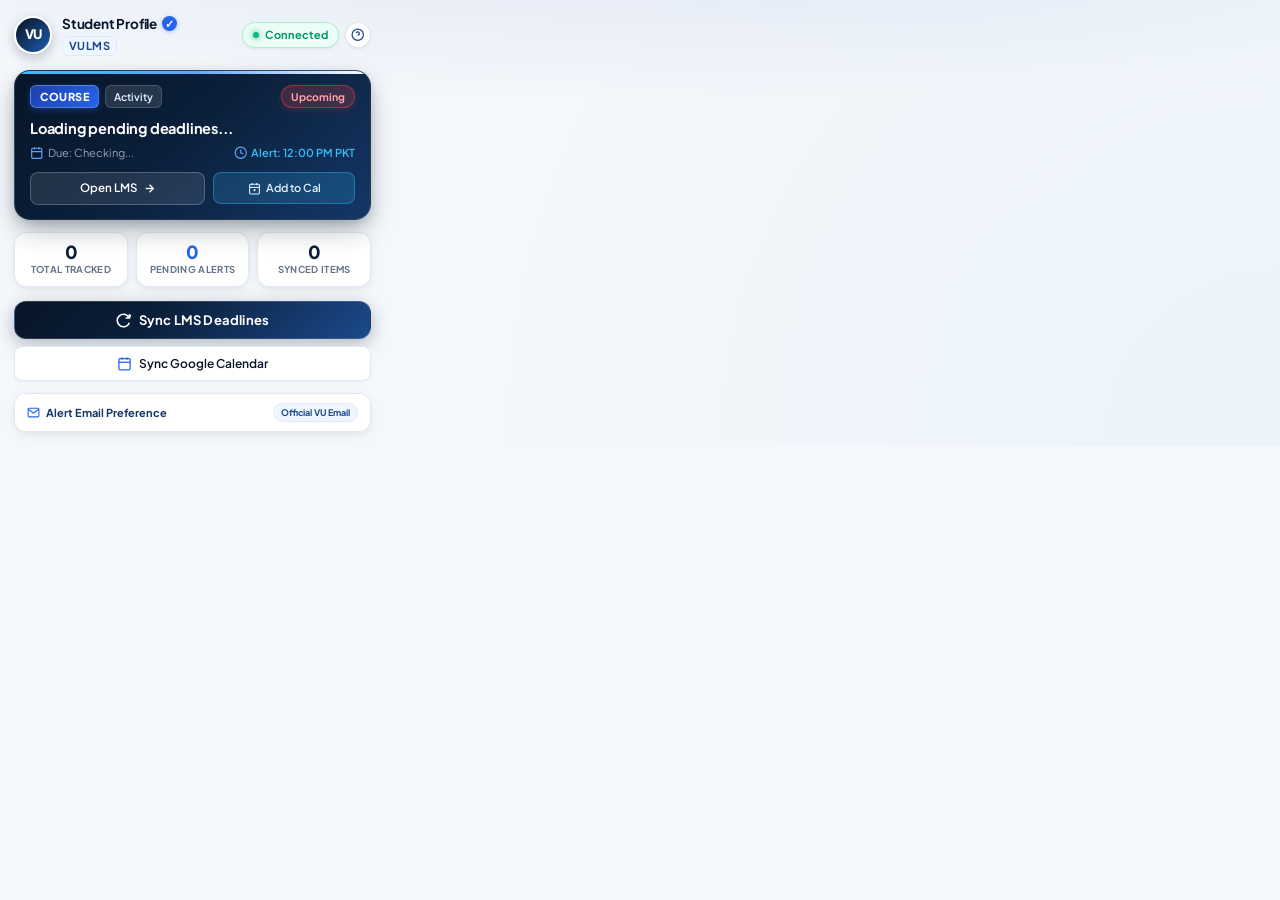
<file: extension/popup/popup.html>
<!DOCTYPE html>
<html lang="en">
<head>
  <meta charset="UTF-8">
  <meta name="viewport" content="width=device-width, initial-scale=1.0">
  <title>VULMS Smart Deadline Tracker</title>
  <link rel="stylesheet" href="popup.css">
  <link rel="preconnect" href="https://fonts.googleapis.com">
  <link rel="preconnect" href="https://fonts.gstatic.com" crossorigin>
  <link href="https://fonts.googleapis.com/css2?family=Plus+Jakarta+Sans:wght@400;500;600;700;800&display=swap" rel="stylesheet">
</head>
<body>
  <div class="tracker-card">
    <!-- Top Bar: Avatar, Verified Student Name, Student ID -->
    <header class="top-nav">
      <div class="user-block">
        <div class="avatar-ring" id="userAvatar">VU</div>
        <div class="user-meta">
          <div class="user-name-row">
            <span class="user-name" id="lblStudentName">Student Profile</span>
            <span class="verified-sparkle" title="VULMS Connected">✓</span>
          </div>
          <span class="student-pill" id="lblStudentId">VULMS</span>
        </div>
      </div>
      <div class="top-nav-right">
        <div class="status-indicator-pill" id="statusBadge" title="Status">
          <span class="pulse-dot"></span>
          <span id="statusText">Connected</span>
        </div>
        <button id="btnHelp" class="btn-help-icon" title="How to Use & Student Guide" aria-label="Help">
          <svg viewBox="0 0 24 24" fill="none" stroke="currentColor" stroke-width="2.2" class="help-svg">
            <circle cx="12" cy="12" r="10"></circle>
            <path d="M9.09 9a3 3 0 0 1 5.83 1c0 2-3 3-3 3"></path>
            <line x1="12" y1="17" x2="12.01" y2="17"></line>
          </svg>
        </button>
      </div>
    </header>

    <!-- Hero Spotlight: Next Upcoming Deadline -->
    <section class="hero-deadline" id="heroCard">
      <div class="hero-header">
        <div class="badge-group">
          <span class="course-badge" id="spotlightCourse">COURSE</span>
          <span class="type-badge" id="spotlightType">Activity</span>
        </div>
        <span class="countdown-badge" id="countdownPill">Upcoming</span>
      </div>

      <div class="hero-body">
        <h2 class="deadline-title" id="spotlightTitle">Loading pending deadlines...</h2>
        <div class="deadline-meta-row">
          <div class="meta-item">
            <svg class="meta-icon" viewBox="0 0 24 24" fill="none" stroke="currentColor" stroke-width="2">
              <rect x="3" y="4" width="18" height="18" rx="2" ry="2"></rect>
              <line x1="16" y1="2" x2="16" y2="6"></line>
              <line x1="8" y1="2" x2="8" y2="6"></line>
              <line x1="3" y1="10" x2="21" y2="10"></line>
            </svg>
            <span id="spotlightDate">Due: Checking...</span>
          </div>
          <div class="meta-item alert-time">
            <svg class="meta-icon" viewBox="0 0 24 24" fill="none" stroke="currentColor" stroke-width="2">
              <circle cx="12" cy="12" r="10"></circle>
              <polyline points="12 6 12 12 16 14"></polyline>
            </svg>
            <span>Alert: 12:00 PM PKT</span>
          </div>
        </div>
      </div>

      <!-- Empty State inside Hero if no activities -->
      <div class="empty-hero" id="emptyHeroState" style="display:none;">
        <div class="empty-icon-box">🎉</div>
        <h3>No Pending Deadlines</h3>
        <p>All assignments, quizzes, and GDBs are up to date.</p>
      </div>

      <div class="hero-actions-group">
        <a id="spotlightLink" href="#" target="_blank" class="hero-cta-btn">
          <span>Open LMS</span>
          <svg viewBox="0 0 24 24" fill="none" stroke="currentColor" stroke-width="2.5" class="cta-arrow">
            <line x1="5" y1="12" x2="19" y2="12"></line>
            <polyline points="12 5 19 12 12 19"></polyline>
          </svg>
        </a>
        <a id="spotlightCalLink" href="#" target="_blank" class="hero-cal-btn" title="Add this deadline to Google Calendar">
          <svg viewBox="0 0 24 24" fill="none" stroke="currentColor" stroke-width="2" class="cal-mini-icon">
            <rect x="3" y="4" width="18" height="18" rx="2" ry="2"></rect>
            <line x1="16" y1="2" x2="16" y2="6"></line>
            <line x1="8" y1="2" x2="8" y2="6"></line>
            <line x1="3" y1="10" x2="21" y2="10"></line>
            <line x1="12" y1="13" x2="12" y2="17"></line>
            <line x1="10" y1="15" x2="14" y2="15"></line>
          </svg>
          <span>Add to Cal</span>
        </a>
      </div>
    </section>

    <!-- Quick Stats Metric Row -->
    <div class="stats-row">
      <div class="stat-box">
        <span class="stat-number" id="valTotalTracked">0</span>
        <span class="stat-label">Total Tracked</span>
      </div>
      <div class="stat-box highlight-stat">
        <span class="stat-number" id="valPendingReminders">0</span>
        <span class="stat-label">Pending Alerts</span>
      </div>
      <div class="stat-box">
        <span class="stat-number" id="valSyncedCount">0</span>
        <span class="stat-label">Synced Items</span>
      </div>
    </div>

    <!-- Main Action -->
    <div class="cta-actions">
      <button id="btnManualSync" class="btn-sync-glow">
        <svg viewBox="0 0 24 24" fill="none" stroke="currentColor" stroke-width="2.5" class="sync-icon">
          <path d="M21.5 2v6h-6M21.34 15.57a10 10 0 1 1-.57-8.38l5.67-5.67"></path>
        </svg>
        <span>Sync LMS Deadlines</span>
      </button>

      <button id="btnSyncGoogleCal" class="btn-cal-tool" title="Sync all active deadlines to Google Calendar">
        <svg viewBox="0 0 24 24" fill="none" stroke="currentColor" stroke-width="2" class="tool-icon">
          <rect x="3" y="4" width="18" height="18" rx="2" ry="2"></rect>
          <line x1="16" y1="2" x2="16" y2="6"></line>
          <line x1="8" y1="2" x2="8" y2="6"></line>
          <line x1="3" y1="10" x2="21" y2="10"></line>
        </svg>
        <span>Sync Google Calendar</span>
      </button>
    </div>

    <!-- Feedback Toast Banner -->
    <div id="feedbackBanner" class="feedback-banner" style="display:none;"></div>

    <!-- Alert Email Preference (Optional Collapsible) -->
    <details class="settings-drawer" id="settingsDrawer">
      <summary class="settings-summary">
        <div class="summary-title">
          <svg viewBox="0 0 24 24" fill="none" stroke="currentColor" stroke-width="2" class="settings-icon">
            <path d="M4 4h16c1.1 0 2 .9 2 2v12c0 1.1-.9 2-2 2H4c-1.1 0-2-.9-2-2V6c0-1.1.9-2 2-2z"></path>
            <polyline points="22,6 12,13 2,6"></polyline>
          </svg>
          <span>Alert Email Preference</span>
        </div>
        <span class="settings-hint-pill" id="emailStatusPill">Official VU Email</span>
      </summary>

      <div class="settings-content">
        <div class="input-inline-group">
          <input type="email" id="inputPersonalEmail" class="setting-input" placeholder="e.g. personal Gmail or VU email">
          <button id="btnSaveEmail" class="btn-save-compact" title="Save Email">Save</button>
        </div>
        <div class="setting-hint" id="emailHintText">
          Default: <span id="lblDefaultEmail">Official VU Email</span>
        </div>
      </div>
    </details>

    <!-- Clean Quick Help Modal (Overlays popup when ? is clicked) -->
    <div id="helpModal" class="help-modal" style="display: none;">
      <div class="help-modal-backdrop" id="helpModalBackdrop"></div>
      <div class="help-modal-content">
        <div class="help-modal-header">
          <div class="help-title-group">
            <span class="help-icon-badge">🎓</span>
            <h3>How to Use</h3>
          </div>
          <button id="btnCloseHelp" class="btn-close-modal" aria-label="Close Help">&times;</button>
        </div>
        
        <div class="help-steps-list">
          <div class="help-step-item">
            <span class="step-num">1</span>
            <div class="step-desc">
              <strong>Open VULMS</strong>
              <p>Just log into <code>vulms.vu.edu.pk</code>. Deadlines automatically sync in the background!</p>
            </div>
          </div>
          <div class="help-step-item">
            <span class="step-num">2</span>
            <div class="step-desc">
              <strong>12:00 PM Email Alerts</strong>
              <p>You'll receive an email reminder at 12:00 PM noon PKT on the deadline day (even with PC off).</p>
            </div>
          </div>
          <div class="help-step-item">
            <span class="step-num">3</span>
            <div class="step-desc">
              <strong>Custom Email & Calendar</strong>
              <p>Click "Alert Email Preference" below to set your Gmail or sync to Google Calendar.</p>
            </div>
          </div>
        </div>

        <div class="help-modal-footer">
          <button id="btnOpenFullGuide" class="btn-full-guide">
            <span>Open Complete Student Guide</span>
            <svg viewBox="0 0 24 24" fill="none" stroke="currentColor" stroke-width="2" class="mini-ext-icon">
              <path d="M18 13v6a2 2 0 0 1-2 2H5a2 2 0 0 1-2-2V8a2 2 0 0 1 2-2h6"></path>
              <polyline points="15 3 21 3 21 9"></polyline>
              <line x1="10" y1="14" x2="21" y2="3"></line>
            </svg>
          </button>
        </div>
      </div>
    </div>
  </div>

  <script src="popup.js"></script>
</body>
</html>
</file>
<file: extension/popup/popup.css>
/* ==========================================================================
   VULMS Smart Deadline Tracker — Executive White & Navy Blue Theme
   ========================================================================== */

:root {
  /* Navy Blue Primary System */
  --navy-950: #071527; /* Deepest Midnight Navy */
  --navy-900: #0b1f3a; /* Regal Navy */
  --navy-850: #0f2b52; /* Signature Deep Navy */
  --navy-800: #143767; /* Rich Oxford Navy */
  --navy-700: #1a498b; /* Medium Navy */
  --navy-600: #1e5cb3; /* Cobalt Navy */
  --navy-500: #2563eb; /* Royal Blue Accent */
  --navy-400: #3b82f6; /* Bright Azure Blue */
  --navy-300: #60a5fa; /* Sky Blue */
  --navy-200: #93c5fd; /* Soft Blue */
  --navy-100: #dbeafe; /* Pale Ice Blue */
  --navy-50:  #eff6ff; /* Tinted Navy Mist */

  /* White & Slate Neutrals */
  --bg-page: #f4f7fb;        /* Crisp Ice Pearl Background */
  --bg-card: #ffffff;        /* Pure Crisp White Card */
  --bg-subtle: #f1f5f9;      /* Cool Gray Surface */
  --bg-input: #f8fafc;       /* Light Input Fill */

  /* Borders & Shadows */
  --border-light: #e2e8f0;   /* Clean Crisp Border */
  --border-navy: #cbd5e1;    /* Defined Card Border */
  --border-focus: #1d4ed8;   /* Active Focus Ring */
  --shadow-subtle: 0 1px 3px rgba(11, 31, 58, 0.05), 0 1px 2px rgba(11, 31, 58, 0.03);
  --shadow-card: 0 4px 14px -2px rgba(11, 31, 58, 0.07), 0 2px 6px -1px rgba(11, 31, 58, 0.04);
  --shadow-hero: 0 12px 28px -4px rgba(7, 21, 39, 0.32), 0 4px 12px -2px rgba(7, 21, 39, 0.2);
  --shadow-glow: 0 6px 20px rgba(30, 64, 175, 0.35);

  /* Typography */
  --text-navy-deep: #071527;  /* Primary Deep Navy Headings */
  --text-navy-body: #1e293b;  /* High Contrast Dark Slate Body */
  --text-navy-muted: #64748b; /* Cool Slate Secondary Text */
  --text-white: #ffffff;      /* Contrast White */
  --text-ice: #e0f2fe;        /* Soft Ice Text for Hero */

  /* Functional Accents */
  --accent-emerald: #059669;
  --accent-emerald-bg: #ecfdf5;
  --accent-emerald-border: #a7f3d0;
  
  --accent-amber: #b45309;
  --accent-amber-bg: #fffbeb;
  --accent-amber-border: #fde68a;
  
  --accent-rose: #dc2626;
  --accent-rose-bg: #fef2f2;
  --accent-rose-border: #fecaca;

  --radius-xs: 6px;
  --radius-sm: 8px;
  --radius-md: 12px;
  --radius-lg: 16px;
  --radius-full: 9999px;

  --font-family: 'Plus Jakarta Sans', -apple-system, BlinkMacSystemFont, "Segoe UI", Roboto, sans-serif;
  --transition-fast: 0.16s cubic-bezier(0.16, 1, 0.3, 1);
  --transition-smooth: 0.25s cubic-bezier(0.16, 1, 0.3, 1);
}

* {
  box-sizing: border-box;
  margin: 0;
  padding: 0;
}

body {
  width: 385px;
  background: var(--bg-page);
  color: var(--text-navy-body);
  font-family: var(--font-family);
  font-size: 13px;
  line-height: 1.45;
  user-select: none;
  overflow-x: hidden;
  background-image: 
    radial-gradient(ellipse 90% 40% at 50% -10%, rgba(30, 64, 175, 0.08) 0%, transparent 80%),
    radial-gradient(circle at 100% 100%, rgba(14, 165, 233, 0.04) 0%, transparent 60%);
  background-repeat: no-repeat;
  padding: 14px;
  -webkit-font-smoothing: antialiased;
}

.tracker-card {
  display: flex;
  flex-direction: column;
  gap: 12px;
}

/* --------------------------------------------------------------------------
   Top Bar (Header Navigation)
   -------------------------------------------------------------------------- */
.top-nav {
  display: flex;
  align-items: center;
  justify-content: space-between;
  padding-bottom: 2px;
}

.user-block {
  display: flex;
  align-items: center;
  gap: 10px;
}

.avatar-ring {
  width: 38px;
  height: 38px;
  border-radius: var(--radius-full);
  background: linear-gradient(135deg, var(--navy-950) 0%, var(--navy-800) 50%, var(--navy-600) 100%);
  display: flex;
  align-items: center;
  justify-content: center;
  font-weight: 800;
  font-size: 13px;
  color: #ffffff;
  box-shadow: 0 4px 12px rgba(11, 31, 58, 0.25);
  letter-spacing: -0.5px;
  flex-shrink: 0;
  border: 2px solid #ffffff;
}

.user-meta {
  display: flex;
  flex-direction: column;
  gap: 2px;
}

.user-name-row {
  display: flex;
  align-items: center;
  gap: 5px;
}

.user-name {
  font-size: 13.5px;
  font-weight: 700;
  letter-spacing: -0.2px;
  color: var(--text-navy-deep);
  max-width: 170px;
  white-space: nowrap;
  overflow: hidden;
  text-overflow: ellipsis;
}

.verified-sparkle {
  color: #ffffff;
  font-size: 10.5px;
  font-weight: 800;
  background: var(--navy-500);
  border-radius: 50%;
  width: 15px;
  height: 15px;
  display: inline-flex;
  align-items: center;
  justify-content: center;
  box-shadow: 0 1px 4px rgba(37, 99, 235, 0.35);
}

.student-pill {
  font-size: 11px;
  color: var(--navy-700);
  background: var(--navy-50);
  border: 1px solid var(--navy-100);
  padding: 1px 6px;
  border-radius: var(--radius-xs);
  font-weight: 700;
  letter-spacing: 0.4px;
  display: inline-block;
  width: fit-content;
}

.top-nav-right {
  display: flex;
  align-items: center;
  gap: 6px;
}

.btn-help-icon {
  width: 26px;
  height: 26px;
  border-radius: var(--radius-full);
  background: #ffffff;
  border: 1px solid var(--border-light);
  color: var(--navy-700);
  display: inline-flex;
  align-items: center;
  justify-content: center;
  cursor: pointer;
  padding: 0;
  transition: all var(--transition-fast);
  box-shadow: var(--shadow-subtle);
  outline: none;
}

.btn-help-icon:hover {
  background: var(--navy-50);
  border-color: var(--navy-300);
  color: var(--navy-600);
  transform: translateY(-1px);
}

.help-svg {
  width: 13.5px;
  height: 13.5px;
}

.status-indicator-pill {
  display: inline-flex;
  align-items: center;
  gap: 6px;
  padding: 4px 10px;
  border-radius: var(--radius-full);
  font-size: 11px;
  font-weight: 700;
  background: var(--accent-emerald-bg);
  border: 1px solid var(--accent-emerald-border);
  color: var(--accent-emerald);
  cursor: pointer;
  box-shadow: var(--shadow-subtle);
  transition: transform var(--transition-fast), box-shadow var(--transition-fast);
}

.status-indicator-pill:hover {
  transform: translateY(-1px);
  box-shadow: 0 3px 8px rgba(5, 150, 105, 0.18);
}

.pulse-dot {
  width: 6.5px;
  height: 6.5px;
  border-radius: 50%;
  background: #10b981;
  box-shadow: 0 0 6px #10b981;
  animation: pulse-dot 1.4s infinite alternate ease-in-out;
}

@keyframes pulse-dot {
  from { opacity: 0.55; transform: scale(0.9); }
  to { opacity: 1; transform: scale(1.2); }
}

/* --------------------------------------------------------------------------
   Hero Spotlight Card (Commanding Deep Navy Anchor)
   -------------------------------------------------------------------------- */
.hero-deadline {
  background: linear-gradient(140deg, var(--navy-950) 0%, var(--navy-900) 45%, var(--navy-800) 100%);
  border: 1px solid rgba(255, 255, 255, 0.12);
  border-radius: var(--radius-lg);
  padding: 14px 15px;
  display: flex;
  flex-direction: column;
  gap: 11px;
  position: relative;
  overflow: hidden;
  box-shadow: var(--shadow-hero);
  color: #ffffff;
  transition: transform var(--transition-fast), box-shadow var(--transition-fast);
}

.hero-deadline:hover {
  transform: translateY(-1px);
  box-shadow: 0 16px 32px -4px rgba(7, 21, 39, 0.38), 0 6px 14px -2px rgba(7, 21, 39, 0.22);
}

.hero-deadline::before {
  content: '';
  position: absolute;
  top: 0;
  left: 0;
  right: 0;
  height: 3px;
  background: linear-gradient(90deg, #38bdf8 0%, #60a5fa 50%, #ffffff 100%);
}

.hero-header {
  display: flex;
  align-items: center;
  justify-content: space-between;
}

.badge-group {
  display: flex;
  align-items: center;
  gap: 6px;
}

.course-badge {
  background: linear-gradient(135deg, #1e40af 0%, #2563eb 100%);
  color: #ffffff;
  font-size: 11px;
  font-weight: 800;
  padding: 3px 9px;
  border-radius: var(--radius-xs);
  letter-spacing: 0.5px;
  border: 1px solid rgba(255, 255, 255, 0.25);
  box-shadow: 0 2px 6px rgba(37, 99, 235, 0.4);
}

.type-badge {
  background: rgba(255, 255, 255, 0.12);
  color: #e0f2fe;
  font-size: 10.5px;
  font-weight: 600;
  padding: 3px 8px;
  border-radius: var(--radius-xs);
  border: 1px solid rgba(255, 255, 255, 0.16);
  backdrop-filter: blur(4px);
}

.countdown-badge {
  font-size: 10.5px;
  font-weight: 700;
  padding: 3px 9px;
  border-radius: var(--radius-full);
  background: rgba(239, 68, 68, 0.22);
  border: 1px solid rgba(239, 68, 68, 0.45);
  color: #fca5a5;
  box-shadow: 0 2px 6px rgba(239, 68, 68, 0.2);
}

.countdown-badge.upcoming {
  background: rgba(56, 189, 248, 0.18);
  border-color: rgba(56, 189, 248, 0.4);
  color: #bae6fd;
  box-shadow: none;
}

.hero-body {
  display: flex;
  flex-direction: column;
  gap: 6px;
}

.deadline-title {
  font-size: 14.5px;
  font-weight: 700;
  color: #ffffff;
  line-height: 1.35;
  white-space: nowrap;
  overflow: hidden;
  text-overflow: ellipsis;
  letter-spacing: -0.2px;
}

.deadline-meta-row {
  display: flex;
  align-items: center;
  justify-content: space-between;
  font-size: 11px;
  color: #94a3b8;
}

.meta-item {
  display: flex;
  align-items: center;
  gap: 4px;
}

.meta-icon {
  width: 13.5px;
  height: 13.5px;
  color: #60a5fa;
}

.alert-time {
  color: #38bdf8;
  font-weight: 600;
}

.hero-actions-group {
  display: flex;
  align-items: center;
  gap: 8px;
  width: 100%;
}

.hero-cta-btn {
  flex: 1.25;
  display: flex;
  align-items: center;
  justify-content: center;
  gap: 6px;
  background: rgba(255, 255, 255, 0.1);
  border: 1px solid rgba(255, 255, 255, 0.22);
  border-radius: var(--radius-sm);
  padding: 7px 12px;
  color: #ffffff;
  text-decoration: none;
  font-size: 11.5px;
  font-weight: 600;
  backdrop-filter: blur(6px);
  transition: all var(--transition-fast);
}

.hero-cta-btn:hover {
  background: rgba(255, 255, 255, 0.2);
  border-color: rgba(255, 255, 255, 0.45);
  color: #ffffff;
}

.hero-cal-btn {
  flex: 1;
  display: flex;
  align-items: center;
  justify-content: center;
  gap: 5px;
  padding: 7px 10px;
  background: rgba(56, 189, 248, 0.18);
  border: 1px solid rgba(56, 189, 248, 0.4);
  border-radius: var(--radius-sm);
  color: #e0f2fe;
  text-decoration: none;
  font-size: 11px;
  font-weight: 600;
  backdrop-filter: blur(6px);
  transition: all var(--transition-fast);
}

.hero-cal-btn:hover {
  background: rgba(56, 189, 248, 0.32);
  border-color: rgba(56, 189, 248, 0.65);
  color: #ffffff;
  transform: translateY(-0.5px);
}

.cal-mini-icon {
  width: 13px;
  height: 13px;
}

.cta-arrow {
  width: 13px;
  height: 13px;
  transition: transform var(--transition-fast);
}

.hero-cta-btn:hover .cta-arrow {
  transform: translateX(3px);
}

/* Empty Hero State */
.empty-hero {
  text-align: center;
  padding: 12px 6px;
  display: flex;
  flex-direction: column;
  align-items: center;
  gap: 4px;
}

.empty-icon-box {
  font-size: 24px;
  margin-bottom: 2px;
}

.empty-hero h3 {
  font-size: 14px;
  font-weight: 700;
  color: #ffffff;
}

.empty-hero p {
  font-size: 11px;
  color: #94a3b8;
  line-height: 1.35;
}

/* --------------------------------------------------------------------------
   Metric Stats Row (Clean White Floating Tiles)
   -------------------------------------------------------------------------- */
.stats-row {
  display: grid;
  grid-template-columns: repeat(3, 1fr);
  gap: 8px;
}

.stat-box {
  background: var(--bg-card);
  border: 1px solid var(--border-light);
  border-radius: var(--radius-md);
  padding: 9px 10px;
  text-align: center;
  display: flex;
  flex-direction: column;
  gap: 2px;
  box-shadow: var(--shadow-card);
  transition: transform var(--transition-fast), border-color var(--transition-fast), box-shadow var(--transition-fast);
}

.stat-box:hover {
  transform: translateY(-2px);
  border-color: var(--navy-300);
  box-shadow: 0 6px 16px -2px rgba(11, 31, 58, 0.1);
}

.stat-number {
  font-size: 18px;
  font-weight: 800;
  color: var(--navy-900);
  line-height: 1.1;
  letter-spacing: -0.5px;
}

.stat-label {
  font-size: 9.5px;
  color: var(--text-navy-muted);
  text-transform: uppercase;
  font-weight: 700;
  letter-spacing: 0.35px;
}

.highlight-stat .stat-number {
  color: var(--navy-500);
}

/* --------------------------------------------------------------------------
   Main Actions (Clean Dual Buttons)
   -------------------------------------------------------------------------- */
.cta-actions {
  display: flex;
  flex-direction: column;
  gap: 7px;
  margin-top: 2px;
}

.btn-sync-glow {
  background: linear-gradient(135deg, var(--navy-950) 0%, var(--navy-900) 40%, var(--navy-700) 100%);
  color: #ffffff;
  border: 1px solid rgba(255, 255, 255, 0.15);
  padding: 10px 16px;
  border-radius: var(--radius-md);
  font-size: 13px;
  font-weight: 700;
  cursor: pointer;
  display: flex;
  align-items: center;
  justify-content: center;
  gap: 8px;
  box-shadow: 0 5px 18px rgba(7, 21, 39, 0.28);
  transition: all var(--transition-fast);
  font-family: inherit;
  letter-spacing: 0.2px;
}

.btn-sync-glow:hover {
  background: linear-gradient(135deg, var(--navy-900) 0%, var(--navy-800) 50%, var(--navy-600) 100%);
  box-shadow: 0 8px 24px rgba(7, 21, 39, 0.4);
  transform: translateY(-1px);
}

.btn-sync-glow:active {
  transform: scale(0.985);
}

.sync-icon {
  width: 15px;
  height: 15px;
}

.spinning {
  animation: spin 0.8s linear infinite;
}

@keyframes spin {
  from { transform: rotate(0deg); }
  to { transform: rotate(360deg); }
}

.btn-cal-tool {
  background: var(--bg-card);
  color: var(--text-navy-deep);
  border: 1px solid var(--border-light);
  padding: 9px 14px;
  border-radius: var(--radius-sm);
  font-size: 12px;
  font-weight: 600;
  cursor: pointer;
  display: flex;
  align-items: center;
  justify-content: center;
  gap: 7px;
  box-shadow: 0 1px 3px rgba(11, 31, 58, 0.04);
  transition: all var(--transition-fast);
  font-family: inherit;
  width: 100%;
}

.btn-cal-tool:hover {
  background: #f8fafc;
  border-color: var(--navy-500);
  color: var(--navy-600);
  box-shadow: 0 3px 8px rgba(11, 31, 58, 0.08);
  transform: translateY(-0.5px);
}

.btn-cal-tool:active {
  transform: scale(0.985);
}

.btn-cal-tool .tool-icon {
  width: 15px;
  height: 15px;
  color: var(--navy-500);
  flex-shrink: 0;
}


/* --------------------------------------------------------------------------
   Collapsible Settings Drawer (Out of the Way)
   -------------------------------------------------------------------------- */
.settings-drawer {
  background: var(--bg-card);
  border: 1px solid var(--border-light);
  border-radius: var(--radius-md);
  box-shadow: var(--shadow-card);
  overflow: hidden;
  transition: border-color var(--transition-fast);
}

.settings-drawer[open] {
  border-color: var(--navy-300);
}

.settings-summary {
  display: flex;
  align-items: center;
  justify-content: space-between;
  padding: 9px 12px;
  cursor: pointer;
  font-size: 11px;
  font-weight: 700;
  color: var(--navy-800);
  list-style: none;
  user-select: none;
  background: #ffffff;
  transition: background var(--transition-fast);
}

.settings-summary::-webkit-details-marker {
  display: none;
}

.settings-summary:hover {
  background: var(--navy-50);
  color: var(--navy-600);
}

.summary-title {
  display: flex;
  align-items: center;
  gap: 6px;
}

.settings-icon {
  width: 13px;
  height: 13px;
  color: var(--navy-500);
}

.settings-hint-pill {
  font-size: 9px;
  padding: 2px 7px;
  border-radius: var(--radius-full);
  background: var(--navy-50);
  border: 1px solid var(--navy-100);
  color: var(--navy-700);
  font-weight: 700;
}

.settings-content {
  padding: 10px 12px 12px 12px;
  display: flex;
  flex-direction: column;
  gap: 10px;
  border-top: 1px solid var(--border-light);
  background: #fafcff;
}

.setting-item {
  display: flex;
  flex-direction: column;
  gap: 5px;
}

.setting-item-header {
  display: flex;
  align-items: center;
  justify-content: space-between;
}

.setting-label {
  font-size: 10.5px;
  font-weight: 700;
  color: var(--navy-900);
}

.pill-mini {
  font-size: 9px;
  padding: 1.5px 6px;
  border-radius: var(--radius-full);
  font-weight: 700;
}

.input-inline-group {
  display: flex;
  align-items: center;
  gap: 6px;
}

.setting-input {
  flex: 1;
  background: #ffffff;
  border: 1px solid var(--border-navy);
  border-radius: var(--radius-sm);
  color: var(--text-navy-deep);
  padding: 5px 8px;
  font-size: 11px;
  font-family: inherit;
  outline: none;
  font-weight: 500;
  transition: all var(--transition-fast);
}

.setting-input::placeholder {
  color: #94a3b8;
}

.setting-input:focus {
  border-color: var(--navy-500);
  box-shadow: 0 0 0 2px rgba(37, 99, 235, 0.12);
}

.btn-save-compact {
  background: linear-gradient(135deg, var(--navy-900) 0%, var(--navy-700) 100%);
  border: none;
  color: #ffffff;
  padding: 5px 11px;
  border-radius: var(--radius-sm);
  font-size: 10.5px;
  font-weight: 700;
  cursor: pointer;
  transition: all var(--transition-fast);
  font-family: inherit;
}

.btn-save-compact:hover {
  background: linear-gradient(135deg, var(--navy-950) 0%, var(--navy-600) 100%);
}

.setting-hint {
  font-size: 9.5px;
  color: var(--text-navy-muted);
}

.setting-hint span {
  color: var(--navy-600);
  font-weight: 600;
}

/* --------------------------------------------------------------------------
   Feedback Banner
   -------------------------------------------------------------------------- */
.feedback-banner {
  padding: 8px 12px;
  border-radius: var(--radius-sm);
  font-size: 11px;
  font-weight: 600;
  line-height: 1.35;
  animation: fadeIn 0.2s ease-out;
}

@keyframes fadeIn {
  from { opacity: 0; transform: translateY(-4px); }
  to { opacity: 1; transform: translateY(0); }
}

.feedback-banner.success {
  background: var(--accent-emerald-bg);
  border: 1px solid var(--accent-emerald-border);
  color: var(--accent-emerald);
}

.feedback-banner.error {
  background: var(--accent-rose-bg);
  border: 1px solid var(--accent-rose-border);
  color: var(--accent-rose);
}

/* --------------------------------------------------------------------------
   Quick Help Modal (Lightweight & Uncluttered)
   -------------------------------------------------------------------------- */
.help-modal {
  position: fixed;
  top: 0;
  left: 0;
  right: 0;
  bottom: 0;
  z-index: 9999;
  display: flex;
  align-items: center;
  justify-content: center;
  padding: 16px;
}

.help-modal-backdrop {
  position: absolute;
  top: 0;
  left: 0;
  right: 0;
  bottom: 0;
  background: rgba(7, 21, 39, 0.45);
  backdrop-filter: blur(2px);
  animation: fadeIn 0.15s ease-out;
}

.help-modal-content {
  position: relative;
  background: #ffffff;
  border: 1px solid var(--border-light);
  border-radius: var(--radius-lg);
  box-shadow: 0 12px 30px rgba(7, 21, 39, 0.25);
  width: 100%;
  max-width: 350px;
  padding: 18px;
  display: flex;
  flex-direction: column;
  gap: 14px;
  animation: modalSlideUp 0.2s cubic-bezier(0.16, 1, 0.3, 1);
  z-index: 10;
}

@keyframes modalSlideUp {
  from { opacity: 0; transform: translateY(10px) scale(0.98); }
  to { opacity: 1; transform: translateY(0) scale(1); }
}

.help-modal-header {
  display: flex;
  align-items: center;
  justify-content: space-between;
  border-bottom: 1px solid #f1f5f9;
  padding-bottom: 10px;
}

.help-title-group {
  display: flex;
  align-items: center;
  gap: 8px;
}

.help-icon-badge {
  font-size: 16px;
}

.help-title-group h3 {
  font-size: 14.5px;
  font-weight: 700;
  color: var(--navy-950);
}

.btn-close-modal {
  background: transparent;
  border: none;
  font-size: 20px;
  line-height: 1;
  color: var(--text-navy-muted);
  cursor: pointer;
  padding: 2px 6px;
  border-radius: var(--radius-xs);
  transition: all var(--transition-fast);
}

.btn-close-modal:hover {
  color: var(--text-navy-deep);
  background: #f1f5f9;
}

.help-steps-list {
  display: flex;
  flex-direction: column;
  gap: 12px;
}

.help-step-item {
  display: flex;
  align-items: flex-start;
  gap: 10px;
}

.step-num {
  width: 22px;
  height: 22px;
  border-radius: 50%;
  background: var(--navy-100);
  color: var(--navy-700);
  font-size: 11px;
  font-weight: 800;
  display: flex;
  align-items: center;
  justify-content: center;
  flex-shrink: 0;
  margin-top: 1px;
}

.step-desc {
  display: flex;
  flex-direction: column;
  gap: 2px;
}

.step-desc strong {
  font-size: 12.5px;
  font-weight: 700;
  color: var(--navy-900);
}

.step-desc p {
  font-size: 11px;
  color: var(--text-navy-muted);
  line-height: 1.4;
  margin: 0;
}

.step-desc code {
  background: #f1f5f9;
  color: var(--navy-700);
  padding: 1px 4px;
  border-radius: 4px;
  font-size: 10.5px;
  font-family: monospace;
}

.help-modal-footer {
  border-top: 1px solid #f1f5f9;
  padding-top: 12px;
}

.btn-full-guide {
  width: 100%;
  background: var(--navy-50);
  border: 1px solid var(--navy-200);
  color: var(--navy-700);
  font-weight: 700;
  font-size: 12px;
  padding: 9px 12px;
  border-radius: var(--radius-sm);
  display: flex;
  align-items: center;
  justify-content: center;
  gap: 8px;
  cursor: pointer;
  transition: all var(--transition-fast);
}

.btn-full-guide:hover {
  background: var(--navy-100);
  border-color: var(--navy-300);
  color: var(--navy-800);
}

.mini-ext-icon {
  width: 13px;
  height: 13px;
}
</file>
